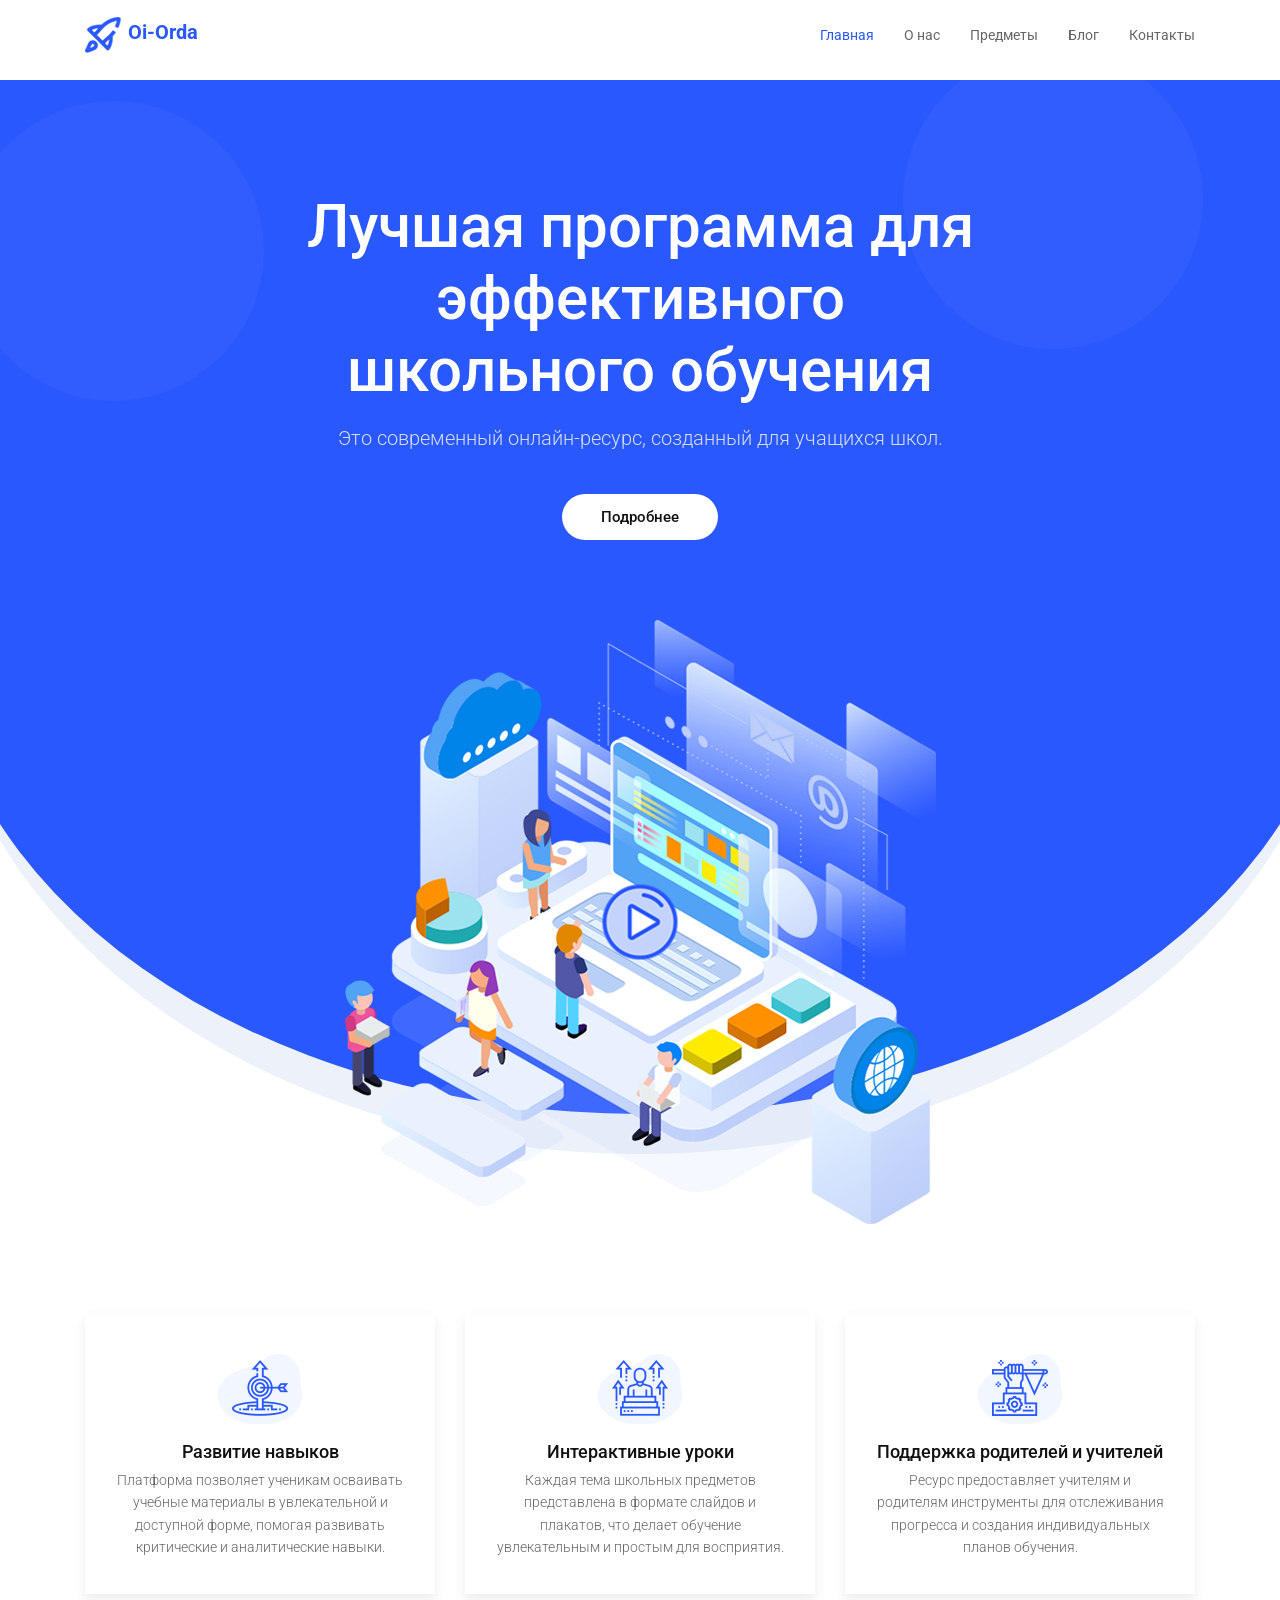
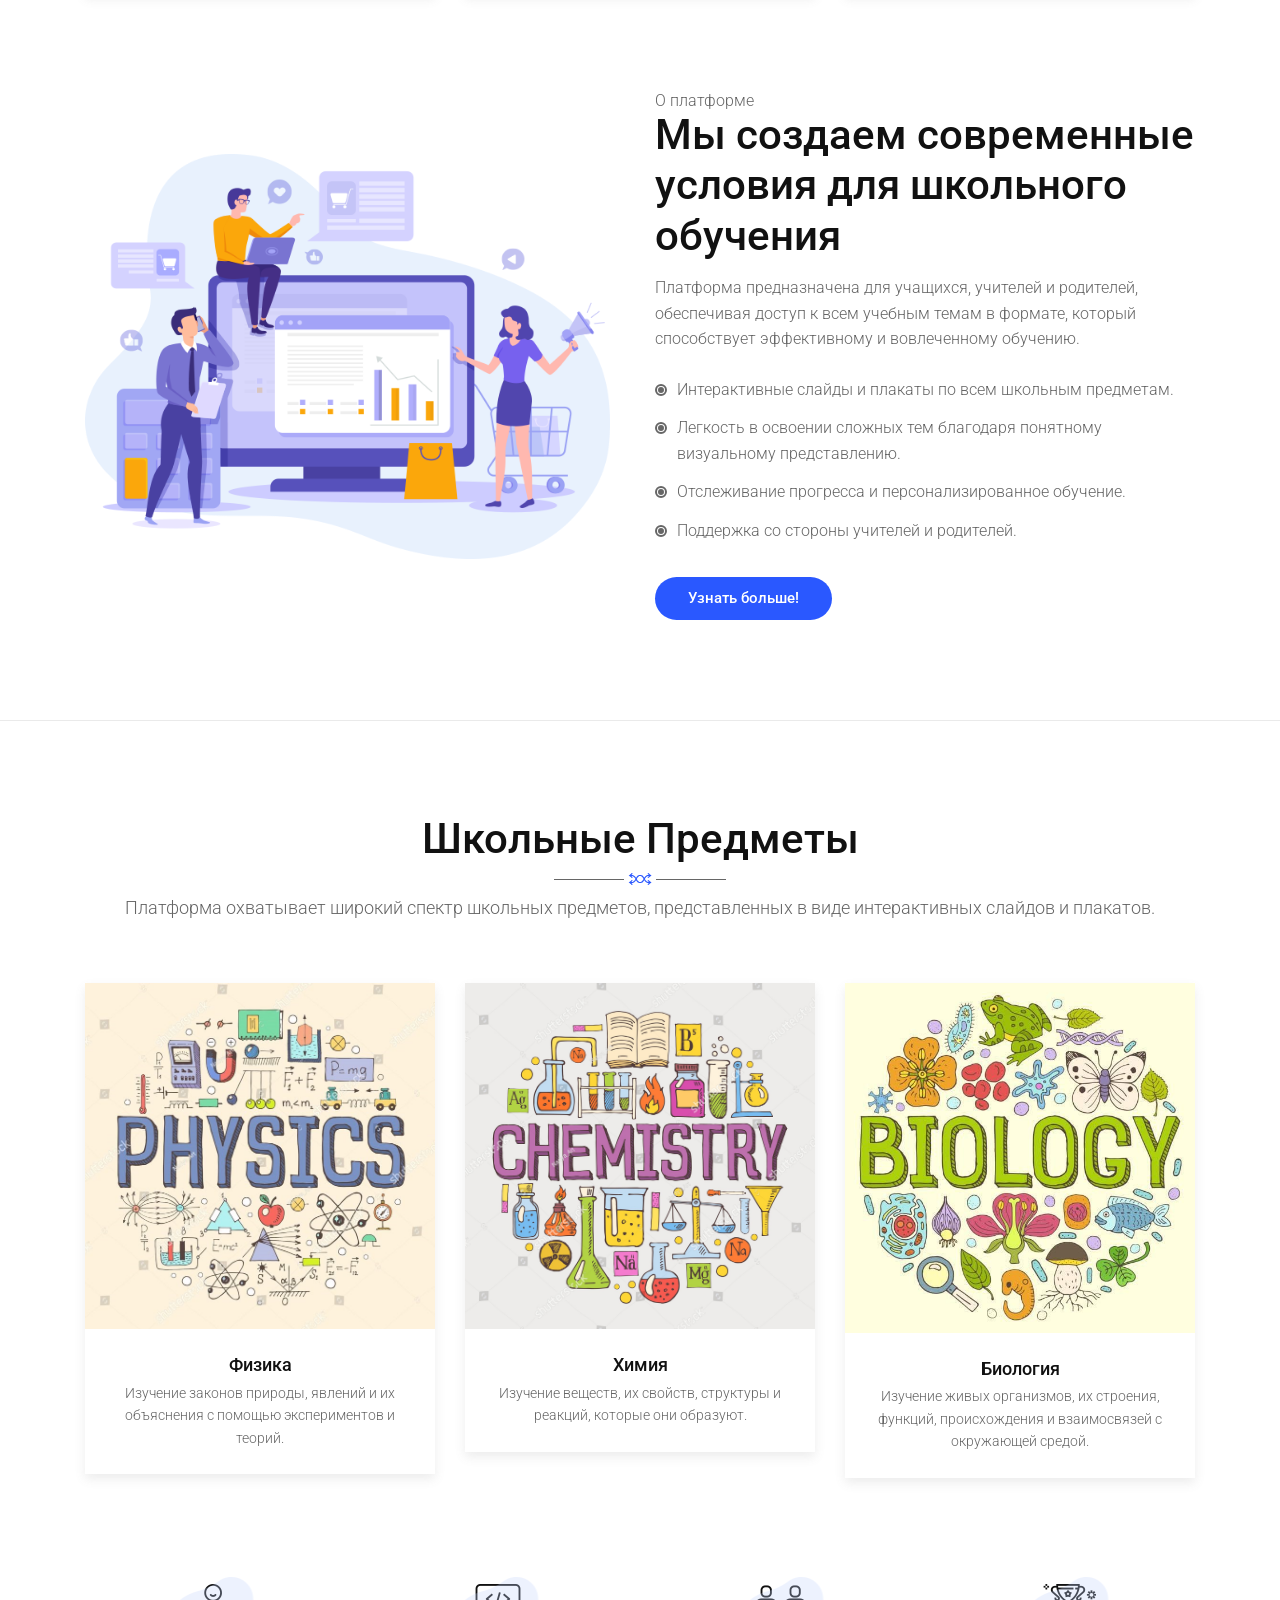
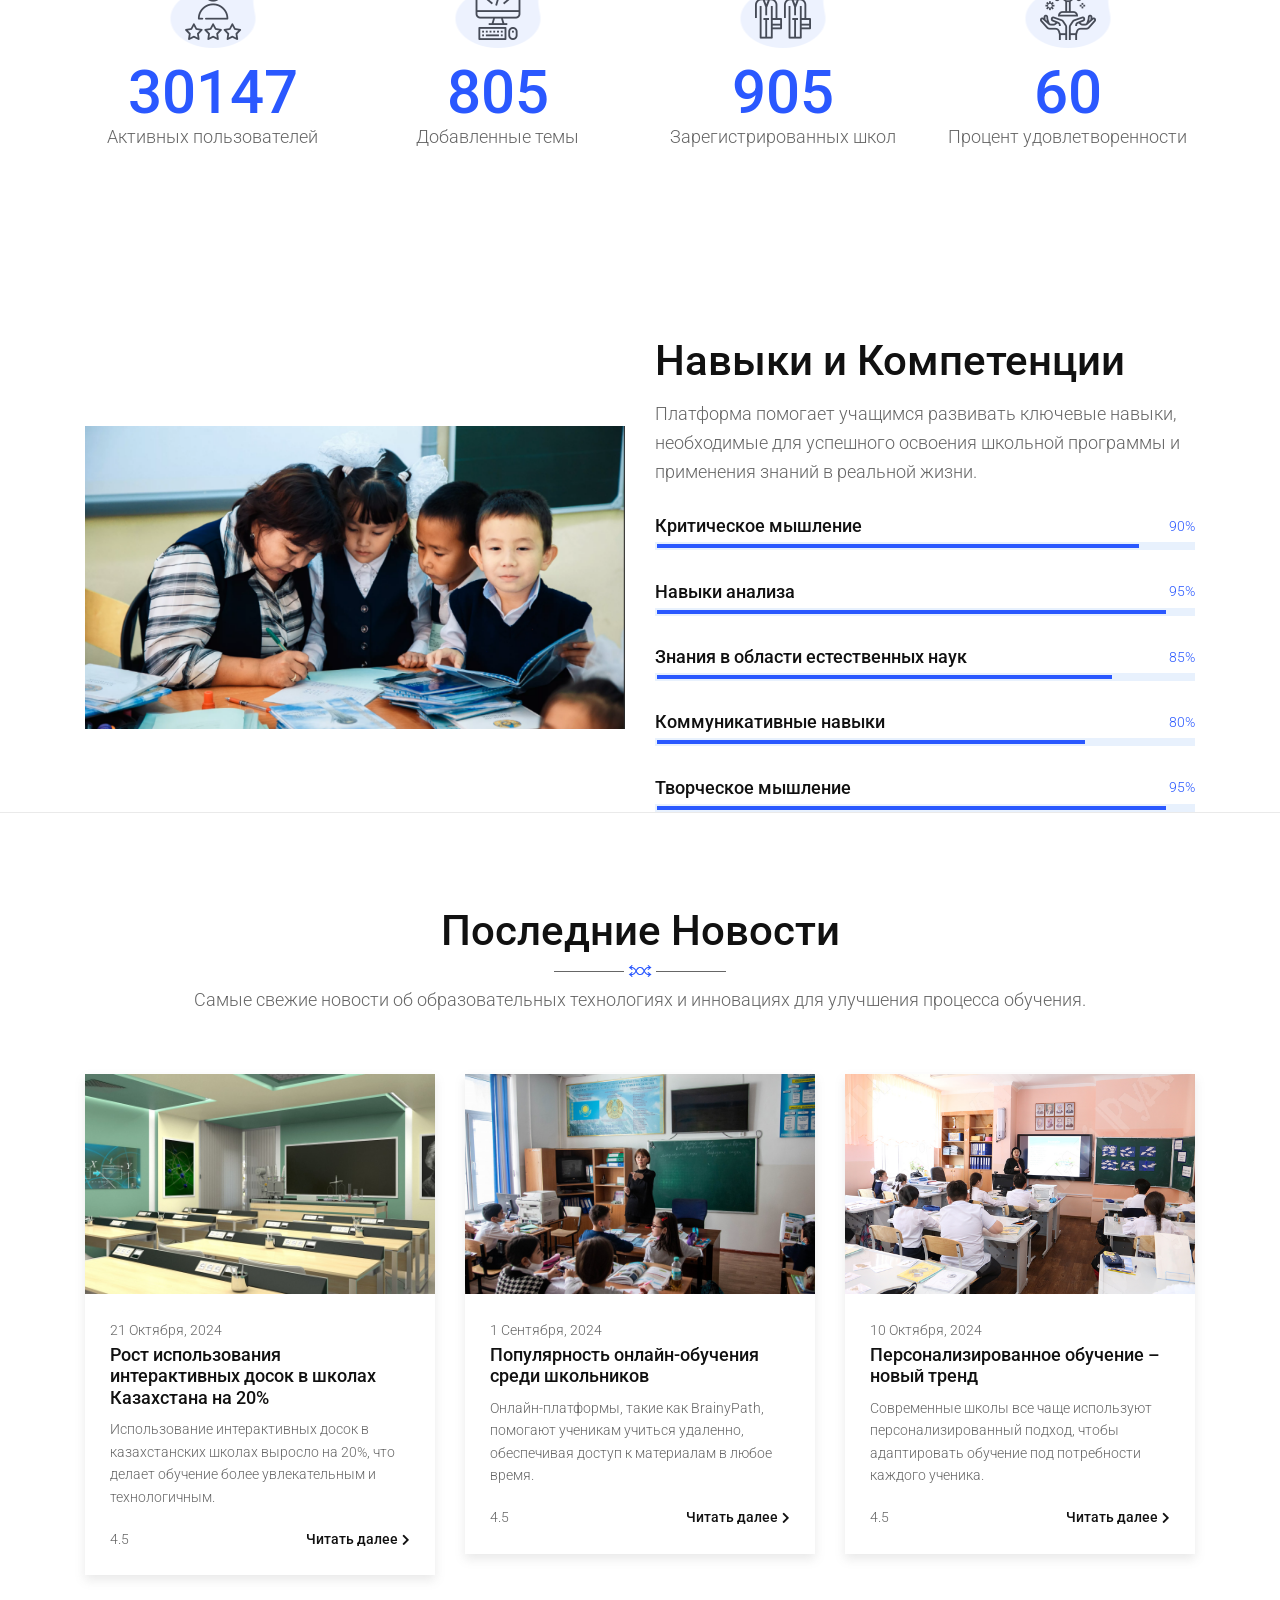
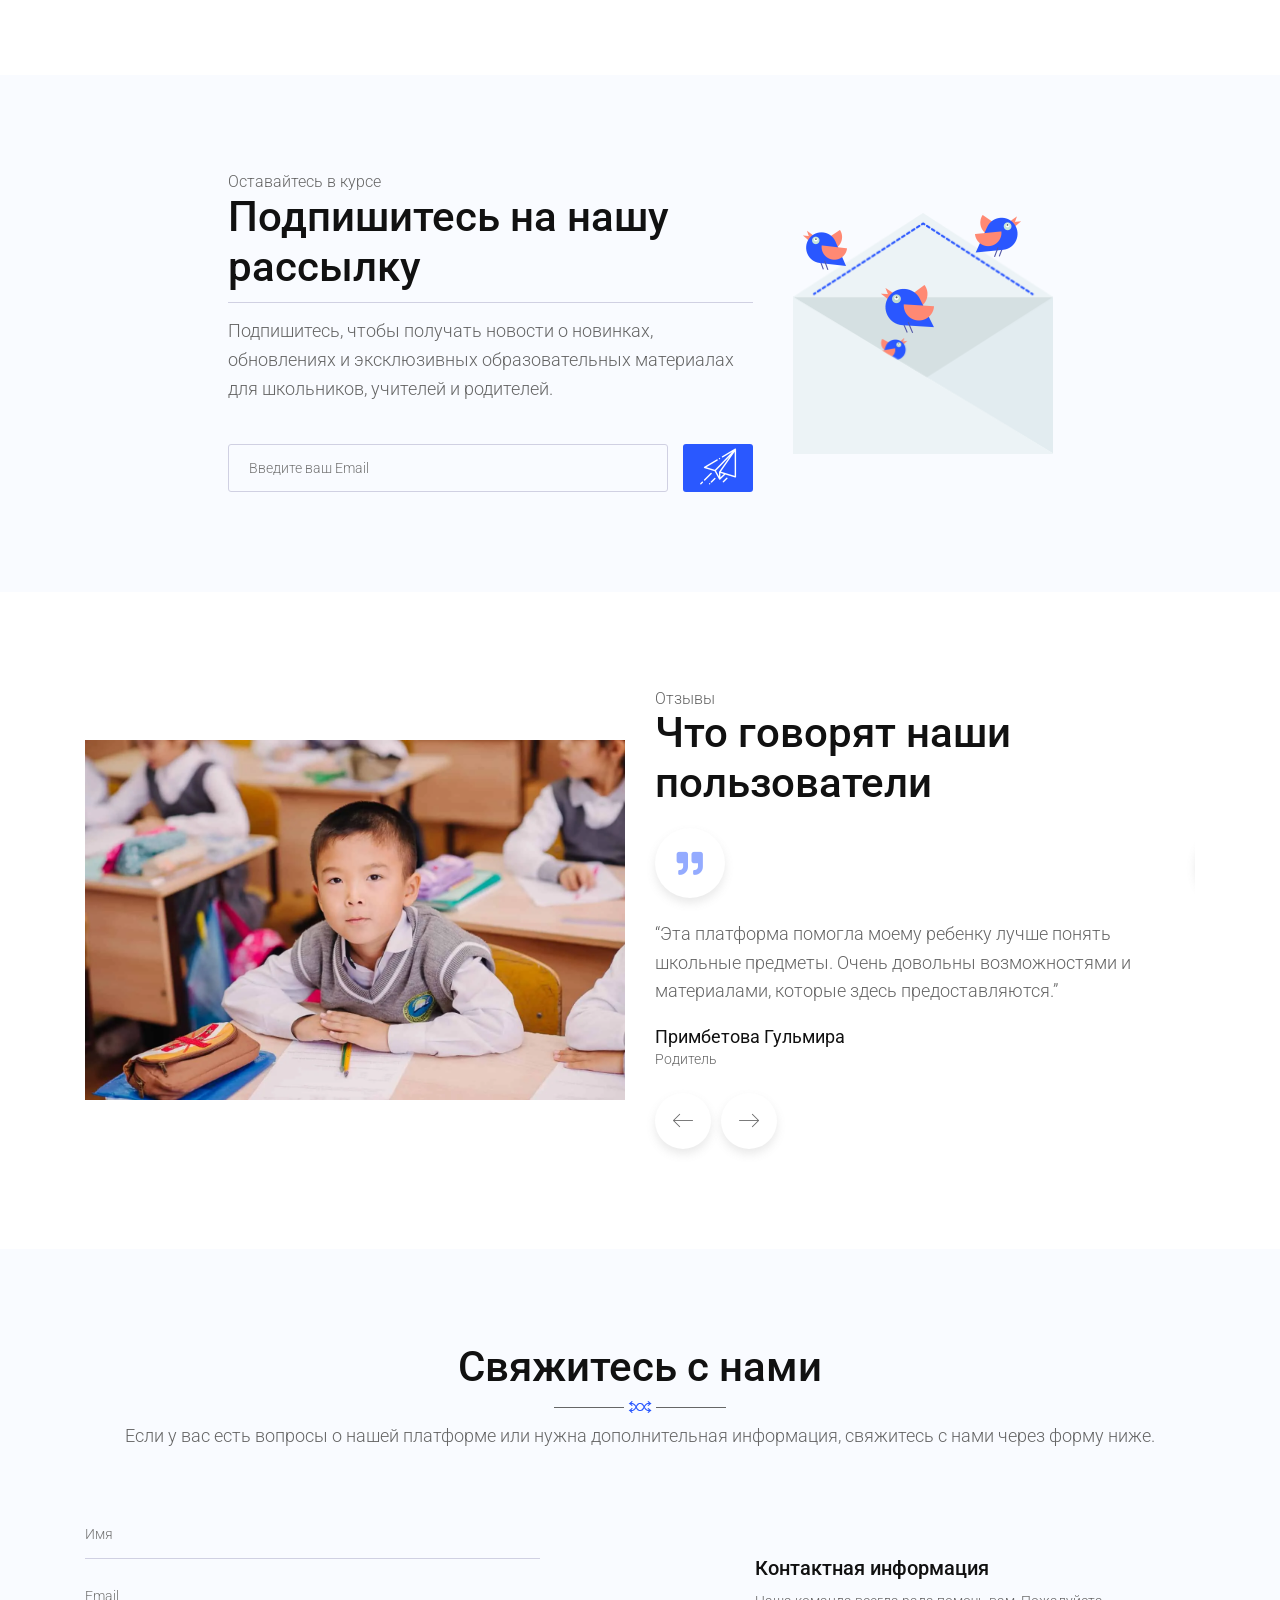
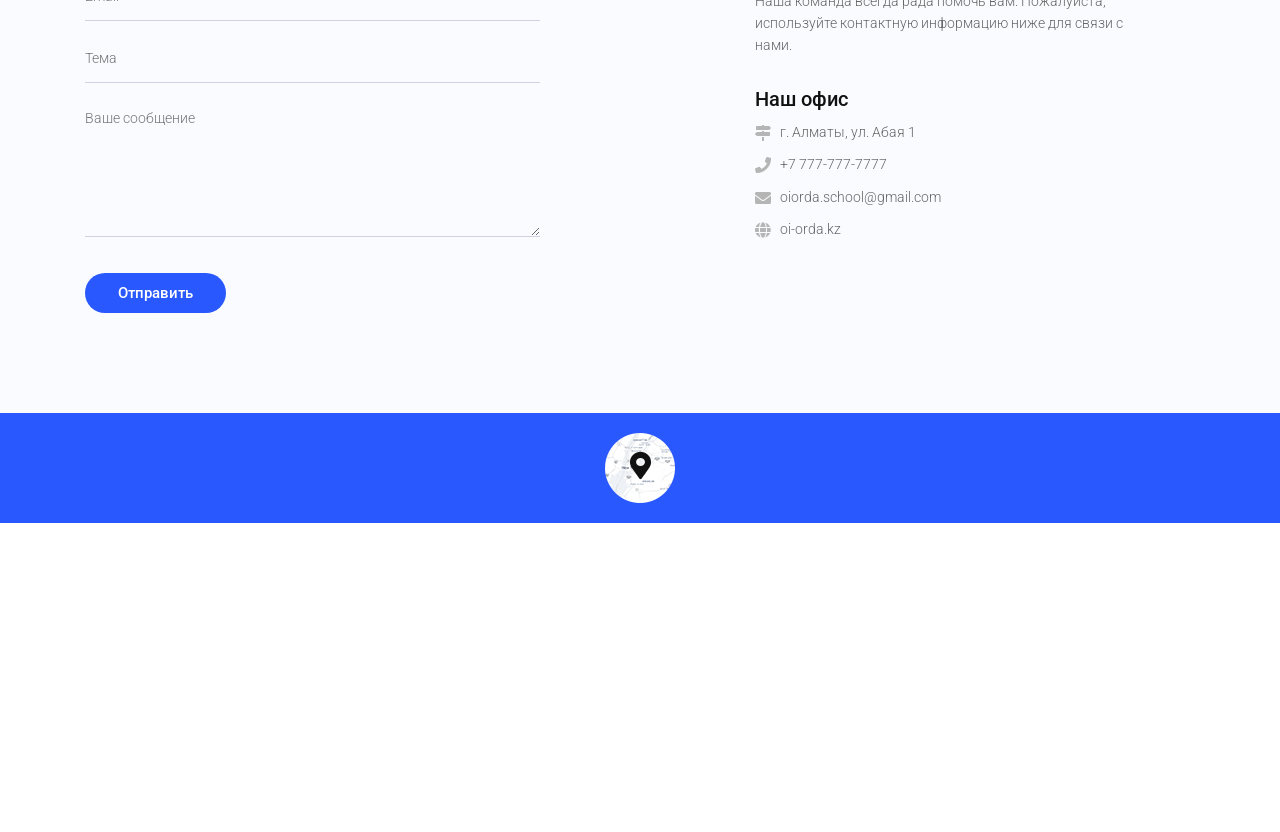
<file: home.html>
<!DOCTYPE html>
<html class="no-js" lang="en">
<head>
  <!-- Meta Tags -->
  <meta charset="utf-8" />
  <meta http-equiv="x-ua-compatible" content="ie=edge" />
  <meta name="viewport" content="width=device-width, initial-scale=1" />
  <meta name="author" content="laralink" />
  <meta name="description" content="" />
  <meta name="keywords" content="" />
  <!-- Page Title -->
  <title>Oi-orda</title>
  <!-- Favicon Icon -->
  <link rel="icon" href="assets/img/blue-img/logo1.png" />
  <!-- Stylesheets -->
  <link rel="stylesheet" href="assets/css/bootstrap.min.css" />
  <link rel="stylesheet" href="assets/css/owlCarousel.min.css" />
  <link rel="stylesheet" href="assets/css/fontawesome.min.css" />
  <link rel="stylesheet" href="assets/css/flaticon.css" />
  <link rel="stylesheet" href="assets/css/animate.css" />
  <link rel="stylesheet" href="assets/css/style.css" />
</head>

<body class="st-blue-color">
  <div id="st-preloader">
    <div class="st-preloader-wave"></div>
    <div class="st-preloader-wave"></div>
    <div class="st-preloader-wave"></div>
    <div class="st-preloader-wave"></div>
    <div class="st-preloader-wave"></div>
  </div>
  <div class="st-height-80"></div>
  <header class="st-header st-solid-header st-style1 st-sticky-menu">
    <div class="st-main-header">
      <div class="container">
        <div class="st-main-header-in">
          <div class="st-site-branding">
            <a href="#" class="st-logo-link"><img src="assets/img/blue-img/logo.png" alt="demo"></a>
            <a href="#" class="st-site-title" style="color: #2a58ff">Oi-Orda</a>
          </div>
          <div class="st-nav-wrap st-fade-down">
            <div class="st-nav-toggle st-style1">
              <span></span>
              <span></span>
              <span></span>
              <span></span>
              <span></span>
              <span></span>
            </div>
            <nav class="st-nav st-desktop-nav">
              <ul class="st-nav-list onepage-nav">
                <li><a href="#home" class="smooth-scroll">Главная</a></li>
                <li><a href="#about" class="smooth-scroll">О нас</a></li>
                <li><a href="#service" class="smooth-scroll">Предметы</a></li>
                <li><a href="#blog" class="smooth-scroll">Блог</a></li>
                <li><a href="#contact" class="smooth-scroll">Контакты</a></li>
              </ul>
            </nav><!-- .st-nav -->
          </div><!-- .st-nav-wrap -->
        </div>
      </div>
    </div>
  </header>

  <div class="st-content">
    <!-- Start Hero Slider -->
    <div class="st-hero-slide st-style2 st-type2" id="home">
      <div class="container">
        <div class="st-hero-text st-style1 st-color1 text-center">
          <h1 class="st-hero-title">Лучшая программа для <br/>эффективного <br/> школьного обучения</h1>
          <div class="st-hero-subtitle">
            Это современный онлайн-ресурс, созданный для учащихся школ.
          </div>
          <div class="st-btn-group st-style1 st-flex">
            <a href="#" class="st-btn st-style1 st-color1">Подробнее</a>
          </div>
        </div>
      </div>
      <div class="st-hero-img2">
        <img src="assets/img/light-img/img_3.png" alt="demo">
        <a href="" class="st-video-btn st-video-open">
          <span class="st-video-btn-icon"><img src="assets/img/blue-img/video-icon.png" alt="Oi-Orda"></span>
          <div class="tfvideo-button">
              <span class="tfvideo-animaiton"><span></span></span>
          </div>
        </a>
      </div>
      <div class="st-circla-animation">
        <div class="st-circle st-circle-first"></div>
        <div class="st-circle st-circle-second"></div>
      </div>
      <!-- <div class="st-wave-wrap">
        <div class="st-wave st-wave-first">
          <div class="st-wave-in" style="background-image: url(assets/img/light-img/shape1.png);"></div>
        </div>
        <div class="st-wave st-wave-second">
          <div class="st-wave-in" style="background-image: url(assets/img/light-img/shape1.png);"></div>
        </div>
      </div> -->
    </div>
    <!-- End Hero Slider -->
    <!-- Start Icon Box -->
    <section class="st-section-top">
      <div class="container">
        <div class="row">
          <div class="col-lg-4">
            <div class="st-iconbox st-style1 text-center wow fadeInUp" data-wow-duration="0.8s" data-wow-delay="0.2s">
              <div class="st-iconbox-icon">
                <i class="flaticon-focus"></i>
              </div>
              <h3 class="st-iconbox-title">Развитие навыков</h3>
              <div class="st-iconbox-text">
                Платформа позволяет ученикам осваивать учебные материалы в увлекательной и доступной форме, помогая развивать критические и аналитические навыки.
              </div>
            </div>
          </div>
          <div class="col-lg-4">
            <div class="st-iconbox st-style1 text-center wow fadeInUp" data-wow-duration="0.8s" data-wow-delay="0.3s">
              <div class="st-iconbox-icon">
                <i class="flaticon-career"></i>
              </div>
              <h3 class="st-iconbox-title">Интерактивные уроки</h3>
              <div class="st-iconbox-text">
                Каждая тема школьных предметов представлена в формате слайдов и плакатов, что делает обучение увлекательным и простым для восприятия.
              </div>
            </div>
          </div>
          <div class="col-lg-4">
            <div class="st-iconbox st-style1 text-center wow fadeInUp" data-wow-duration="0.8s" data-wow-delay="0.4s">
              <div class="st-iconbox-icon">
                <i class="flaticon-career-1"></i>
              </div>
              <h3 class="st-iconbox-title">Поддержка родителей и учителей</h3>
              <div class="st-iconbox-text">
                Ресурс предоставляет учителям и родителям инструменты для отслеживания прогресса и создания индивидуальных планов обучения.
              </div>
            </div>
          </div>
        </div>
      </div>
    </section>

    <!-- Start About Section -->
    <div class="st-about-wrap st-section" id="about">
      <div class="container">
        <div class="row">
          <div class="col-lg-6">
            <div class="st-vertical-middle">
              <div class="st-vertical-middle-in">
                <div class="st-about-img wow fadeInLeft" data-wow-duration="0.8s" data-wow-delay="0.2s">
                  <img src="assets/img/light-img/about-img1.png" alt="Эффективное обучение">
                </div>
              </div>
            </div>
          </div>
          <div class="col-lg-6">
            <div class="st-section-heading st-style1">
              <h3>О платформе</h3>
              <h2>Мы создаем современные условия для школьного обучения</h2>
            </div>
            <div class="st-about-text">
              <p>Платформа предназначена для учащихся, учителей и родителей, обеспечивая доступ к всем учебным темам в формате, который способствует эффективному и вовлеченному обучению.</p>
              <ul class="tr-list">
                <li>Интерактивные слайды и плакаты по всем школьным предметам.</li>
                <li>Легкость в освоении сложных тем благодаря понятному визуальному представлению.</li>
                <li>Отслеживание прогресса и персонализированное обучение.</li>
                <li>Поддержка со стороны учителей и родителей.</li>
              </ul>
              <a href="#" class="st-btn st-style1 st-size1 st-color2">Узнать больше!</a>
            </div>
          </div>
        </div>
      </div>
    </div>
    <!-- End About Section -->
    <hr>
    <!-- Start Service Section -->
    <section class="st-service-section st-section-top" id="service">
      <div class="container">
        <div class="st-section-heading st-style2 text-center">
          <h2>Школьные Предметы</h2>
          <div class="st-seperator">
            <div class="st-seperator-left-bar wow fadeInLeft" data-wow-duration="1s" data-wow-delay="0.2s"></div>
            <img src="assets/img/light-img/seperator-icon1.png" alt="separator-icon" class="st-seperator-icon">
            <div class="st-seperator-right-bar wow fadeInRight" data-wow-duration="1s" data-wow-delay="0.2s"></div>
          </div>
          <p>Платформа охватывает широкий спектр школьных предметов, представленных в виде интерактивных слайдов и плакатов.</p>
        </div>
      </div>
      <div class="st-owl-controler3-hover">
        <div class="container">
          <div class="st-service-carousel owl-carousel st-style2 st-owl-controler3">

            <div class="st-image-box st-style1 text-center wow fadeIn" data-wow-duration="0.8s" data-wow-delay="0.2s">
              <a href="#" class="st-image"><img src="assets/img/light-img/физика.jpg" alt="Физика"></a>
              <div class="st-image-box-info">
                <h3 class="st-image-box-title"><a href="#">Физика</a></h3>
                <div class="st-image-box-text">Изучение законов природы, явлений и их объяснения с помощью экспериментов и теорий.</div>
              </div>
            </div>

            <div class="st-image-box st-style1 text-center wow fadeIn" data-wow-duration="0.8s" data-wow-delay="0.25s">
              <a href="#" class="st-image"><img src="assets/img/light-img/chemistry.jpg" alt="Химия"></a>
              <div class="st-image-box-info">
                <h3 class="st-image-box-title"><a href="#">Химия</a></h3>
                <div class="st-image-box-text">Изучение веществ, их свойств, структуры и реакций, которые они образуют.</div>
              </div>
            </div>

            <div class="st-image-box st-style1 text-center wow fadeIn" data-wow-duration="0.8s" data-wow-delay="0.3s">
              <a href="#" class="st-image"><img src="assets/img/light-img/биология.jpg" alt="Биология"></a>
              <div class="st-image-box-info">
                <h3 class="st-image-box-title"><a href="#">Биология</a></h3>
                <div class="st-image-box-text">Изучение живых организмов, их строения, функций, происхождения и взаимосвязей с окружающей средой.</div>
              </div>
            </div>

            <div class="st-image-box st-style1 text-center wow fadeIn" data-wow-duration="0.8s" data-wow-delay="0.35s">
              <a href="#" class="st-image"><img src="assets/img/light-img/math.jpg" alt="Математика"></a>
              <div class="st-image-box-info">
                <h3 class="st-image-box-title"><a href="#">Математика</a></h3>
                <div class="st-image-box-text">Формирование аналитических навыков через изучение чисел, формул и логических задач.</div>
              </div>
            </div>

            <div class="st-image-box st-style1 text-center wow fadeIn" data-wow-duration="0.8s" data-wow-delay="0.4s">
              <a href="#" class="st-image"><img src="assets/img/light-img/literature.jpg" alt="История"></a>
              <div class="st-image-box-info">
                <h3 class="st-image-box-title"><a href="#">История</a></h3>
                <div class="st-image-box-text">Понимание прошлого человечества через изучение событий, культур и обществ.</div>
              </div>
            </div>

          </div>
        </div>
      </div>
    </section>
    <!-- End Service Section -->
    <!-- Start Fun Fact Section -->
    <div class="st-funfact-wrap st-section">
      <div class="container">
        <div class="row">
          <div class="col-lg-3 col-sm-6">
            <div class="st-funfact text-center wow fadeInUp" data-wow-duration="0.8s" data-wow-delay="0.2s">
              <div class="st-funfact-icon"><i class="flaticon-rate"></i></div>
              <h2 class="st-funfact-number st-counter">50000</h2>
              <h3 class="st-funfact-title">Активных пользователей</h3>
            </div>
          </div>
          <div class="col-lg-3 col-sm-6">
            <div class="st-funfact text-center wow fadeInUp" data-wow-duration="0.8s" data-wow-delay="0.25s">
              <div class="st-funfact-icon"><i class="flaticon-code"></i></div>
              <h2 class="st-funfact-number st-counter">1334</h2>
              <h3 class="st-funfact-title">Добавленные темы</h3>
            </div>
          </div>
          <div class="col-lg-3 col-sm-6">
            <div class="st-funfact text-center wow fadeInUp" data-wow-duration="0.8s" data-wow-delay="0.3s">
              <div class="st-funfact-icon"><i class="flaticon-laptop"></i></div>
              <h2 class="st-funfact-number st-counter">1500</h2>
              <h3 class="st-funfact-title">Зарегистрированных школ</h3>
            </div>
          </div>
          <div class="col-lg-3 col-sm-6">
            <div class="st-funfact text-center wow fadeInUp" data-wow-duration="0.8s" data-wow-delay="0.35s">
              <div class="st-funfact-icon"><i class="flaticon-win"></i></div>
              <h2 class="st-funfact-number st-counter">99%</h2>
              <h3 class="st-funfact-title">Процент удовлетворенности</h3>
            </div>
          </div>
        </div>
      </div>
    </div>
    <!-- End Fun Fact Section -->
    <!-- Start Skill Section -->
    <section class="st-skill-wrap st-section-top">
      <div class="container">
        <div class="row">
          <div class="col-lg-6">
            <div class="st-vertical-middle">
              <div class="st-vertical-middle-in wow fadeInLeft" data-wow-duration="0.8s" data-wow-delay="0.2s">
                <div class="st-skill-img text-center">
                  <img src="assets/img/light-img/учеба1.png" alt="Образовательные навыки">
                </div>
              </div>
            </div>
          </div>
          <div class="col-lg-6">
            <div class="st-section-heading st-style2 st-type2">
              <h2>Навыки и Компетенции</h2>
              <p>Платформа помогает учащимся развивать ключевые навыки, необходимые для успешного освоения школьной программы и применения знаний в реальной жизни.</p>
            </div>
            <div class="st-progressbar-wrap">

              <div class="st-single-progressbar">
                <div class="st-progressbar-meta">
                  <h3 class="st-progressbar-title">Критическое мышление</h3>
                  <div class="st-progressbar-percentage">90%</div>
                </div>
                <div class="st-progressbar" data-progress-percentage="90">
                  <div class="st-progressbar-in wow fadeInLeft" data-wow-duration="1.5s" data-wow-delay="0.5s"></div>
                </div>
              </div>

              <div class="st-single-progressbar">
                <div class="st-progressbar-meta">
                  <h3 class="st-progressbar-title">Навыки анализа</h3>
                  <div class="st-progressbar-percentage">95%</div>
                </div>
                <div class="st-progressbar" data-progress-percentage="95">
                  <div class="st-progressbar-in wow fadeInLeft" data-wow-duration="1.5s" data-wow-delay="0.5s"></div>
                </div>
              </div>

              <div class="st-single-progressbar">
                <div class="st-progressbar-meta">
                  <h3 class="st-progressbar-title">Знания в области естественных наук</h3>
                  <div class="st-progressbar-percentage">85%</div>
                </div>
                <div class="st-progressbar" data-progress-percentage="85">
                  <div class="st-progressbar-in wow fadeInLeft" data-wow-duration="1.5s" data-wow-delay="0.5s"></div>
                </div>
              </div>

              <div class="st-single-progressbar">
                <div class="st-progressbar-meta">
                  <h3 class="st-progressbar-title">Коммуникативные навыки</h3>
                  <div class="st-progressbar-percentage">80%</div>
                </div>
                <div class="st-progressbar" data-progress-percentage="80">
                  <div class="st-progressbar-in wow fadeInLeft" data-wow-duration="1.5s" data-wow-delay="0.5s"></div>
                </div>
              </div>

              <div class="st-single-progressbar">
                <div class="st-progressbar-meta">
                  <h3 class="st-progressbar-title">Творческое мышление</h3>
                  <div class="st-progressbar-percentage">95%</div>
                </div>
                <div class="st-progressbar" data-progress-percentage="95">
                  <div class="st-progressbar-in wow fadeInLeft" data-wow-duration="1.5s" data-wow-delay="0.5s"></div>
                </div>
              </div>

            </div>
          </div>
        </div>
      </div>
    </section>
    <!-- End Skill Section -->
    <hr>
    <!-- Start Blog Section -->
    <section class="st-blog-wrap st-section" id="blog">
      <div class="container">
        <div class="st-section-heading st-style2 text-center">
          <h2>Последние Новости</h2>
          <div class="st-seperator">
            <div class="st-seperator-left-bar wow fadeInLeft" data-wow-duration="1s" data-wow-delay="0.2s"></div>
            <img src="assets/img/light-img/seperator-icon1.png" alt="separator-icon" class="st-seperator-icon">
            <div class="st-seperator-right-bar wow fadeInRight" data-wow-duration="1s" data-wow-delay="0.2s"></div>
          </div>
          <p>Самые свежие новости об образовательных технологиях и инновациях для улучшения процесса обучения.</p>
        </div>
      </div>
      <div class="container">
        <div class="row">

          <div class="col-lg-4">
            <div class="st-blog st-style1 wow fadeInUp" data-wow-duration="0.8s" data-wow-delay="0.2s">
              <div class="st-zoom">
                <a href="#" class="st-blog-thumb st-bg st-zoom-in" data-src="assets/img/light-img/доска.jpg"></a>
              </div>
              <div class="st-blog-info">
                <div class="st-blog-label">21 Октября, 2024</div>
                <h2 class="st-blog-title"><a href="#">Рост использования интерактивных досок в школах Казахстана на 20%</a></h2>
                <div class="st-blog-text">Использование интерактивных досок в казахстанских школах выросло на 20%, что делает обучение более увлекательным и технологичным.</div>
                <div class="st-blog-meta">
                  <div class="st-blog-meta-left"><span class="st-rating">4.5</span></div>
                  <div class="st-blog-meta-right"><a href="#" class="st-blog-btn">Читать далее <i class="fas fa-chevron-right"></i></a></div>
                </div>
              </div>
            </div>
          </div>

          <div class="col-lg-4">
            <div class="st-blog st-style1 wow fadeInUp" data-wow-duration="0.8s" data-wow-delay="0.3s">
              <div class="st-zoom">
                <a href="#" class="st-blog-thumb st-bg st-zoom-in" data-src="assets/img/light-img/учеба2.jpeg"></a>
              </div>
              <div class="st-blog-info">
                <div class="st-blog-label">1 Сентября, 2024</div>
                <h2 class="st-blog-title"><a href="#">Популярность онлайн-обучения среди школьников</a></h2>
                <div class="st-blog-text">Онлайн-платформы, такие как BrainyPath, помогают ученикам учиться удаленно, обеспечивая доступ к материалам в любое время.</div>
                <div class="st-blog-meta">
                  <div class="st-blog-meta-left"><span class="st-rating">4.5</span></div>
                  <div class="st-blog-meta-right"><a href="#" class="st-blog-btn">Читать далее <i class="fas fa-chevron-right"></i></a></div>
                </div>
              </div>
            </div>
          </div>

          <div class="col-lg-4">
            <div class="st-blog st-style1 wow fadeInUp" data-wow-duration="0.8s" data-wow-delay="0.3s">
              <div class="st-zoom">
                <a href="#" class="st-blog-thumb st-bg st-zoom-in" data-src="assets/img/light-img/img_6074.jpg"></a>
              </div>
              <div class="st-blog-info">
                <div class="st-blog-label">10 Октября, 2024</div>
                <h2 class="st-blog-title"><a href="#">Персонализированное обучение – новый тренд</a></h2>
                <div class="st-blog-text">Современные школы все чаще используют персонализированный подход, чтобы адаптировать обучение под потребности каждого ученика.</div>
                <div class="st-blog-meta">
                  <div class="st-blog-meta-left"><span class="st-rating">4.5</span></div>
                  <div class="st-blog-meta-right"><a href="#" class="st-blog-btn">Читать далее <i class="fas fa-chevron-right"></i></a></div>
                </div>
              </div>
            </div>
          </div>

        </div>
      </div>
    </section>
    <!-- End Blog Section -->
    <!-- Start Newsletter Section -->
    <section class="st-section st-gray-bg">
      <div class="container">
        <div class="row">
          <div class="col-lg-12">
            <div class="st-newsletter-wrap">
              <div class="st-left-newsletter">
                <div class="st-section-heading st-style1 st-type1">
                  <h3>Оставайтесь в курсе</h3>
                  <h2>Подпишитесь на нашу рассылку</h2>
                </div>
                <div class="st-newsletter">
                  <div class="st-newsletter-text">Подпишитесь, чтобы получать новости о новинках, обновлениях и эксклюзивных образовательных материалах для школьников, учителей и родителей.</div>
                  <form class="mailchimp st-subscribe-form" action="https://storerepublic.us12.list-manage.com/subscribe/post?u=d227d8d335060b093084903d0&amp;id=9ba078ceb0">
                    <input type="email" name="subscribe" id="subscriber-email" placeholder="Введите ваш Email">
                    <button type="submit" id="subscribe-button" class="st-newsletter-btn"><i class="flaticon-plane"></i></button>
                    <!-- SUBSCRIPTION SUCCESSFUL OR ERROR MESSAGES -->
                    <h5 class="subscription-success">Подписка успешна!</h5>
                    <h5 class="subscription-error">Ошибка подписки, попробуйте еще раз.</h5>
                    <label class="subscription-label" for="subscriber-email"></label>
                  </form>
                </div>
              </div>
              <div class="st-right-newsletter">
                <div class="st-newsletter-img wow fadeInRight" data-wow-duration="0.8s" data-wow-delay="0.2s">
                  <img src="assets/img/blue-img/news-letter-img.png" alt="demo">
                  <div class="st-bard-animation">
                    <div class="st-bard-animation1"><img src="assets/img/blue-img/bard1.png" alt="demo"></div>
                    <div class="st-bard-animation2"><img src="assets/img/blue-img/bard2.png" alt="demo"></div>
                    <div class="st-bard-animation3"><img src="assets/img/blue-img/bard3.png" alt="demo"></div>
                  </div>
                </div>
              </div>
            </div>
          </div>
        </div>
      </div>
    </section>
    <!-- End Newsletter Section -->

    <!-- Start Testimonial Section -->
    <section class="st-testimonial-wrap st-section">
      <div class="container">
        <div class="row">
          <div class="col-lg-6">
            <div class="st-testimonial-right-img st-flex wow fadeInLeft" data-wow-duration="0.8s" data-wow-delay="0.2s">
              <img src="assets/img/light-img/школьник2.webp" alt="demo">
            </div>
          </div>
          <div class="col-lg-6">
            <div class="st-vertical-middle">
              <div class="st-vertical-middle-in">
                <div class="st-section-heading st-style1">
                  <h3>Отзывы</h3>
                  <h2>Что говорят наши пользователи</h2>
                </div>
                <div class="st-testimonial-slider owl-carousel st-owl-controler4">
                  <div class="st-single-testimonial">
                    <div class="st-testimonial-quote st-flex"><i class="fas fa-quote-right"></i></div>
                    <div class="st-testimonial-text">“Эта платформа помогла моему ребенку лучше понять школьные предметы. Очень довольны возможностями и материалами, которые здесь предоставляются.”</div>
                    <div class="st-testimonial-meta">
                      <h3>Примбетова Гульмира</h3>
                      <p>Родитель</p>
                    </div>
                  </div>
                  <div class="st-single-testimonial">
                    <div class="st-testimonial-quote st-flex"><i class="fas fa-quote-right"></i></div>
                    <div class="st-testimonial-text">“Использую эту платформу для занятий с учениками – интерактивные материалы и удобный интерфейс значительно облегчают подготовку к урокам.”</div>
                    <div class="st-testimonial-meta">
                      <h3>Сауле Токсановна</h3>
                      <p>Учитель</p>
                    </div>
                  </div>
                </div>
              </div>
            </div>
          </div>
        </div>
      </div>
    </section>
    <!-- End Testimonial Section -->

    <!-- Start Contact Section -->
    <section class="st-contact-wrap st-gray-bg st-section" id="contact">
      <div class="container">
        <div class="st-section-heading st-style2 text-center">
          <h2>Свяжитесь с нами</h2>
          <div class="st-seperator">
            <div class="st-seperator-left-bar wow fadeInLeft" data-wow-duration="1s" data-wow-delay="0.2s"></div>
            <img src="assets/img/light-img/seperator-icon1.png" alt="separator-icon" class="st-seperator-icon">
            <div class="st-seperator-right-bar wow fadeInRight" data-wow-duration="1s" data-wow-delay="0.2s"></div>
          </div>
          <p>Если у вас есть вопросы о нашей платформе или нужна дополнительная информация, свяжитесь с нами через форму ниже.</p>
        </div>
      </div>
      <div class="container">
        <div class="row">
          <div class="col-lg-6">
            <div id="cf-msg"></div>
            <form action="assets/php/mail.php" method="post" class="st-contact-form" id="cf">
              <input type="text" placeholder="Имя" id="name" name="name">
              <input type="text" placeholder="Email" id="email" name="email">
              <input type="text" placeholder="Тема" id="subject" name="subject">
              <textarea cols="30" rows="10" placeholder="Ваше сообщение" id="msg" name="msg"></textarea>
              <button class="st-btn st-style1 st-size1 st-color2" type="submit" id="submit" name="submit">Отправить</button>
            </form>
          </div>
          <div class="col-lg-6">
            <div class="st-contact-info st-style1">
              <div class="st-contact-info-in">
                <h3 class="st-contact-info-title">Контактная информация</h3>
                <div class="st-contact-info-text">Наша команда всегда рада помочь вам. Пожалуйста, используйте контактную информацию ниже для связи с нами.</div>
                <h3 class="st-contact-info-title">Наш офис</h3>
                <ul>
                  <li><i class="fas fa-map-signs"></i>г. Алматы, ул. Абая 1</li>
                  <li><i class="fas fa-phone"></i>+7 777-777-7777</li>
                  <li><i class="fas fa-envelope"></i><a href="mailto:oiorda.school@gmail.com">oiorda.school@gmail.com</a></li>
                  <li><i class="fas fa-globe"></i><a href="#">oi-orda.kz</a></li>
                </ul>
              </div>
            </div>
          </div>
        </div>
      </div>
    </section>
    <!-- End Contact Section -->
    <!-- Start Map Section -->
    <div class="st-map-wrap">
      <div class="st-map-bar st-flex">
        <div class="st-map-bar-img">
          <img src="assets/img/light-img/map-icon-img.png" alt="Алматы">
          <div class="st-map-bar-icon"><i class="fas fa-map-marker-alt"></i></div>
        </div>
      </div>
      <div class="st-map-wrpa">
        <div class="st-google-map">
          <iframe src="https://www.google.com/maps/embed?pb=!1m18!1m12!1m3!1d117297.61483319643!2d76.85124869553594!3d43.256670032406356!2m3!1f0!2f0!3f0!3m2!1i1024!2i768!4f13.1!3m3!1m2!1s0x388369bc78e14dc5%3A0x8f1d5a5e01a84b9d!2z0JDQstGC0LXQvdC40Y8g0JvQtdC90LjQttCwLCA0MzAwMDA!5e0!3m2!1sru!2skz!4v1693564691004!5m2!1sru!2skz" allowfullscreen></iframe>
        </div>
      </div>
    </div>
    <!-- End Map Section -->
  </div>
  <!-- Start Footer Seciton -->
  <footer class="st-site-footer st-style1 st-sticky-footer">
    <div class="st-main-footer text-center">
      <div class="container">
        <div class="st-footer-logo">
          <img src="assets/img/blue-img/footer-logo.png" alt="EduPlatform Logo">
        </div>
        <div class="st-footer-text">Наша миссия — предоставить доступ к качественным образовательным ресурсам для школьников, учителей и родителей.<br>
          Образование для всех, всегда и везде.</div>
        <div class="st-footer-social">
          <ul class="st-footer-social-btn st-flex st-mp0">
            <li><a href="#"><i class="fab fa-facebook-f"></i></a></li>
            <li><a href="#"><i class="fab fa-twitter"></i></a></li>
            <li><a href="#"><i class="fab fa-telegram-plane"></i></a></li>
            <li><a href="#"><i class="fab fa-instagram"></i></a></li>
          </ul>
        </div>
      </div>
    </div>
    <div class="st-copyright text-center">
      <div class="st-copyright-text">© OiOrda, 2024. Разработано <a href="#">Oi-Orda</a></div>
    </div>
  </footer>
  <!-- End Footer Seciton -->
  <!-- Start Video Popup -->
  <div class="st-video-popup">
    <div class="st-video-popup-overlay"></div>
    <div class="st-video-popup-content">
      <div class="st-video-popup-layer"></div>
      <div class="st-video-popup-container">
        <div class="st-video-popup-align">
          <div class="embed-responsive embed-responsive-16by9">
            <iframe class="embed-responsive-item" src="about:blank"></iframe>
          </div>
        </div>
        <div class="st-video-popup-close"></div>
      </div>
    </div>
  </div>

  <!-- End Video Popup -->
  <!-- Scripts -->
  <script src="assets/js/vendor/modernizr-3.5.0.min.js"></script>
  <script src="assets/js/vendor/jquery-1.12.4.min.js"></script>
  <script src="assets/js/mailchimp.min.js"></script>
  <script src="assets/js/owlCarousel.min.js"></script>
  <script src="assets/js/tamjid-counter.min.js"></script>
  <script src="assets/js/wow.min.js"></script>
  <script src="assets/js/isotope.pkg.min.js"></script>
  <script src="assets/js/main.js"></script>
</body>
</html>
</file>
<file: assets/css/flaticon.css>
/*
  	Flaticon icon font: Flaticon
  	Creation date: 02/05/2019 02:18
  	*/

@font-face {
  font-family: "Flaticon";
  src: url("../fonts/Flaticon.eot");
  src: url("../fonts/Flaticon.eot?#iefix") format("embedded-opentype"),
       url("../fonts/Flaticon.woff2") format("woff2"),
       url("../fonts/Flaticon.woff") format("woff"),
       url("../fonts/Flaticon.ttf") format("truetype");
  font-weight: normal;
  font-style: normal;
}

@media screen and (-webkit-min-device-pixel-ratio:0) {
  @font-face {
    font-family: "Flaticon";
    src: url("./Flaticon.svg#Flaticon") format("svg");
  }
}

[class^="flaticon-"]:before, [class*=" flaticon-"]:before,
[class^="flaticon-"]:after, [class*=" flaticon-"]:after {   
  font-family: Flaticon;
        font-size: inherit;
font-style: normal;
}
[class^="flaticon-"] {
  line-height: 1em;
}
.flaticon-focus:before { content: "\f100"; }
.flaticon-career:before { content: "\f101"; }
.flaticon-career-1:before { content: "\f102"; }
.flaticon-rate:before { content: "\f103"; }
.flaticon-code:before { content: "\f104"; }
.flaticon-laptop:before { content: "\f105"; }
.flaticon-win:before { content: "\f106"; }
.flaticon-plane:before { content: "\f107"; }
.flaticon-multimedia:before { content: "\f108"; }
.flaticon-left:before { content: "\f109"; }
.flaticon-right:before { content: "\f10a"; }
.flaticon-logout:before { content: "\f10b"; }
.flaticon-trophy:before { content: "\f10c"; }
.flaticon-pie-chart:before { content: "\f10d"; }
.flaticon-goal:before { content: "\f10e"; }
.flaticon-economic:before { content: "\f10f"; }
.flaticon-portfolio:before { content: "\f110"; }
.flaticon-agenda-1:before { content: "\f111"; }
.flaticon-agenda:before { content: "\f112"; }
.flaticon-add-to-cart:before { content: "\f113"; }
.flaticon-supermarket:before { content: "\f114"; }
.flaticon-worldwide:before { content: "\f115"; }
.flaticon-bookmark:before { content: "\f116"; }
.flaticon-security:before { content: "\f117"; }
.flaticon-development:before { content: "\f118"; }
.flaticon-screen:before { content: "\f119"; }
.flaticon-bullseye:before { content: "\f11a"; }
.flaticon-promotion:before { content: "\f11b"; }
.flaticon-economy:before { content: "\f11c"; }
.flaticon-development-1:before { content: "\f11d"; }
.flaticon-heart:before { content: "\f11e"; }
.flaticon-coding:before { content: "\f11f"; }
.flaticon-viral-marketing:before { content: "\f120"; }
.flaticon-sketch:before { content: "\f121"; }
.flaticon-skyline:before { content: "\f122"; }
.flaticon-employee:before { content: "\f123"; }
.flaticon-fork:before { content: "\f124"; }
.flaticon-doctor:before { content: "\f125"; }
.flaticon-work:before { content: "\f126"; }
.flaticon-growth:before { content: "\f127"; }
.flaticon-design:before { content: "\f128"; }
.flaticon-feature:before { content: "\f129"; }
.flaticon-recycle-sign:before { content: "\f12a"; }
.flaticon-balance:before { content: "\f12b"; }
</file>
<file: assets/css/style.css>
/*--------------------------------------------------------------
>> TABLE OF CONTENTS:
----------------------------------------------------------------
1. Typography
2. Default Style
3. Button Style
4. Header
5. Hero Style
6. Icon Box
7. Section Heading
8. About Section
9. Image Box
10. Fun Fact
11. Project
12. News Letter
13. Contact Form
14. Map Area
15. Progressbar
16. Team
17. CTA
18. Pricing Table
19. Blog
20. Testimonial
20. Site Footer
21. Start Page Title
22. Sidebar Widget
23. Isotope Style
24. Start Text Slider
25. Blog Details
26. Blue Color CSS
27. Dark Version Css

--------------------------------------------------------------*/
/*Google Fonts*/
@import url('https://fonts.googleapis.com/css2?family=Roboto:wght@300;400;500;700&display=swap');

/*Custom fonts*/

/*--------------------------------------------------------------
1. Typography
----------------------------------------------------------------*/

body,
html {
    color: #666;
    font-family: 'Roboto', sans-serif;
    font-size: 14px;
    font-weight: 300;
    line-height: 1.6em;
    overflow-x: hidden;
}

h1,
h2,
h3,
h4,
h3,
h6 {
    clear: both;
    color: #6262a0;
    padding: 0;
    margin: 0 0 10px 0;
    font-weight: 500;
    line-height: 1.2em;
}

h1 {
    font-size: 42px;
}

h2 {
    font-size: 34px;
}

h3 {
    font-size: 26px;
}

h4 {
    font-size: 22px;
}

h5 {
    font-size: 18px;
}

h6 {
    font-size: 15px;
}

p {
    margin-bottom: 12px;
}

ul {
    margin: 0 0 15px 0;
    padding-left: 15px;
    list-style: square outside none;
}

ol {
    padding-left: 15px;
    margin-bottom: 15px;
}

dfn,
cite,
em,
i {
    font-style: italic;
}

blockquote {
    margin: 0 15px;
}

address {
    margin: 0 0 15px;
}

img {
    border: 0;
    max-width: 100%;
    height: auto;
}

a {
    color: inherit;
    -webkit-transition: all 0.3s ease;
    -o-transition: all 0.3s ease;
    transition: all 0.3s ease;
}

a:hover {
    text-decoration: none;
    color: #ff8a73;
}

/*--------------------------------------------------------------
2. Default Style
----------------------------------------------------------------*/
.st-zoom {
    position: relative;
    overflow: hidden;
}

.st-zoom-in {
    -webkit-transition: -webkit-transform 0.5s cubic-bezier(0.68, -0.55, 0.265, 1.55);
    transition: -webkit-transform 0.5s cubic-bezier(0.68, -0.55, 0.265, 1.55);
    -o-transition: transform 0.5s cubic-bezier(0.68, -0.55, 0.265, 1.55);
    transition: transform 0.5s cubic-bezier(0.68, -0.55, 0.265, 1.55);
    transition: transform 0.5s cubic-bezier(0.68, -0.55, 0.265, 1.55), -webkit-transform 0.5s cubic-bezier(0.68, -0.55, 0.265, 1.55);
}

.st-zoom:hover .st-zoom-in {
    -webkit-transform: scale(1.07);
    -ms-transform: scale(1.07);
    transform: scale(1.07);
}

.st-flex {
    display: -webkit-box;
    display: -ms-flexbox;
    display: flex;
    -webkit-box-pack: center;
    -ms-flex-pack: center;
    justify-content: center;
    -webkit-box-align: center;
    -ms-flex-align: center;
    align-items: center;
    -ms-flex-wrap: wrap;
    flex-wrap: wrap;
}

.st-bg {
    background-size: cover;
    background-repeat: no-repeat;
    background-position: center;
}

.st-section {
    padding-top: 100px;
    padding-bottom: 100px;
}

.st-section-top {
    padding-top: 100px;
}

.container {
    padding-top: 1px;
    margin-top: -1px;
}

.row {
    margin-top: -30px;
}

.row>[class*="col-"] {
    margin-top: 30px;
}

.st-gray-bg {
    background-color: #f9fbff;
}

.st-mp0 {
    list-style: none;
    margin: 0;
    padding: 0;
}

.st-vertical-middle {
    display: -webkit-box;
    display: -ms-flexbox;
    display: flex;
    -webkit-box-align: center;
    -ms-flex-align: center;
    align-items: center;
    height: 100%;
}

.st-vertical-middle-in {
    width: 100%;
}

/*Owl Controller*/
.owl-nav button:focus {
    outline: none;
}

/*Style1*/
.owl-carousel.st-style1 .owl-stage-outer,
.owl-carousel.st-style2 .owl-stage-outer {
    padding-top: 30px;
    padding-bottom: 30px;
    margin-top: -30px;
    margin-bottom: -30px;
}

.owl-carousel.st-style2 .owl-stage-outer {
    padding-left: 15px;
    margin-left: -15px;
    margin-right: -15px;
    padding-right: 15px;
}

.owl-carousel.st-owl-controler1 .owl-nav {
    display: none !important;
}

.owl-carousel.st-owl-controler1 .owl-dots,
.owl-carousel.st-owl-controler3 .owl-dots,
.owl-carousel.st-client-carousel .owl-dots {
    display: -webkit-box !important;
    display: -ms-flexbox !important;
    display: flex !important;
    -webkit-box-pack: center;
    -ms-flex-pack: center;
    justify-content: center;
    margin-top: 30px;
    -ms-flex-wrap: wrap;
    flex-wrap: wrap;
}

.owl-carousel.st-client-carousel .owl-dots {
    display: none !important;
}

.owl-carousel.st-owl-controler1 .owl-dots button,
.owl-carousel.st-owl-controler3 .owl-dots button,
.owl-carousel.st-client-carousel .owl-dots button {
    height: 12px;
    width: 12px;
    border-radius: 50%;
    background-color: #ffc4b9;
    margin: 0 5px;
}

.owl-carousel.st-owl-controler1 .owl-dots button:focus,
.owl-carousel.st-owl-controler3 .owl-dots button:focus,
.owl-carousel.st-client-carousel .owl-dots button:focus {
    outline: none;
}

.owl-carousel.st-owl-controler1 .owl-dots button.active,
.owl-carousel.st-owl-controler3 .owl-dots button.active,
.owl-carousel.st-client-carousel .owl-dots button.active {
    background-color: #6262a0;
}

/*Style 2*/
.owl-carousel.st-owl-controler2 .owl-nav {
    max-width: 1140px;
    padding: 0 15px;
    position: absolute;
    width: 100%;
    left: 50%;
    -webkit-transform: translateX(-50%);
    -ms-transform: translateX(-50%);
    transform: translateX(-50%);
    bottom: 45px;
}

.owl-carousel.st-owl-controler2 .owl-prev i,
.owl-carousel.st-owl-controler2 .owl-next i {
    font-size: 12px;
}

.owl-carousel.st-owl-controler2 .owl-prev,
.owl-carousel.st-owl-controler2 .owl-next {
    -webkit-transition: all 0.3s ease;
    -o-transition: all 0.3s ease;
    transition: all 0.3s ease;
}

.owl-carousel.st-owl-controler2 .owl-prev:hover,
.owl-carousel.st-owl-controler2 .owl-next:hover {
    color: #ff8a73;
}

.owl-carousel.st-owl-controler2 .owl-prev i {
    margin-right: 10px;
}

.owl-carousel.st-owl-controler2 .owl-next i {
    margin-left: 10px;
}

.owl-carousel.st-owl-controler2 .owl-prev {
    margin-right: 30px;
}

/*Style3*/
.owl-carousel.st-owl-controler3 .owl-nav {
    display: block !important;
}

.owl-carousel.st-owl-controler3 .owl-dots,
.owl-carousel.st-owl-controler4 .owl-dots {
    display: none !important;
}

.owl-carousel.st-owl-controler3 .owl-nav .owl-prev,
.owl-carousel.st-owl-controler3 .owl-nav .owl-next,
.owl-carousel.st-owl-controler4 .owl-nav .owl-prev,
.owl-carousel.st-owl-controler4 .owl-nav .owl-next {
    position: absolute;
    height: 56px;
    width: 56px;
    border-radius: 50%;
    display: -webkit-box;
    display: -ms-flexbox;
    display: flex;
    -webkit-box-pack: center;
    -ms-flex-pack: center;
    justify-content: center;
    -webkit-box-align: center;
    -ms-flex-align: center;
    align-items: center;
    -webkit-box-shadow: 0px 5px 10px 0px rgba(106, 106, 106, 0.15);
    box-shadow: 0px 5px 10px 0px rgba(106, 106, 106, 0.15);
    color: #6262a0;
    top: 50%;
    -webkit-transform: translateY(-50%);
    -ms-transform: translateY(-50%);
    transform: translateY(-50%);
    font-size: 20px;
    -webkit-transition: all 0.4s ease;
    -o-transition: all 0.4s ease;
    transition: all 0.4s ease;
    opacity: 0;
}

.owl-carousel.st-owl-controler3 .owl-nav .owl-prev {
    left: -35px;
}

.owl-carousel.st-owl-controler3 .owl-nav .owl-next {
    right: -35px;
}

.st-owl-controler3-hover:hover .owl-carousel.st-owl-controler3 .owl-nav .owl-prev {
    left: -75px;
    opacity: 1;
}

.st-owl-controler3-hover:hover .owl-carousel.st-owl-controler3 .owl-nav .owl-next {
    right: -75px;
    opacity: 1;
}

.owl-carousel.st-owl-controler3 .owl-nav .owl-prev:hover,
.owl-carousel.st-owl-controler3 .owl-nav .owl-next:hover,
.owl-carousel.st-owl-controler4 .owl-nav .owl-prev:hover,
.owl-carousel.st-owl-controler4 .owl-nav .owl-next:hover {
    color: #ff8a73;
}

/*Style4*/
.owl-carousel.st-owl-controler4 .owl-nav .owl-prev,
.owl-carousel.st-owl-controler4 .owl-nav .owl-next {
    position: initial;
    opacity: 1;
    -webkit-transform: initial;
    -ms-transform: initial;
    transform: initial;
}

.owl-carousel.st-owl-controler4 .owl-nav .owl-prev {
    margin-right: 10px;
}

.owl-carousel.st-owl-controler4 .owl-nav {
    display: -webkit-box !important;
    display: -ms-flexbox !important;
    display: flex !important;
    margin-top: 23px;
}

/*End Owl Controller*/
/*--------------------------------------------------------------
3. Button Style
----------------------------------------------------------------*/
/* Button Group */
.st-btn-group.st-style1 {
    display: -webkit-box;
    display: -ms-flexbox;
    display: flex;
    -webkit-box-align: center;
    -ms-flex-align: center;
    align-items: center;
    -ms-flex-wrap: wrap;
    flex-wrap: wrap;
    margin-left: -10px;
    margin-right: -10px;
    margin-bottom: -10px;
}

.st-btn-group.st-style1 .st-btn {
    margin: 0 10px;
    margin-bottom: 10px;
}

/* Button Type */
.st-btn {
    display: -webkit-inline-box;
    display: -ms-inline-flexbox;
    display: inline-flex;
    -webkit-box-pack: center;
    -ms-flex-pack: center;
    justify-content: center;
    -webkit-box-align: center;
    -ms-flex-align: center;
    align-items: center;
    border: none;
    outline: none;
    cursor: pointer;
    -webkit-transition: all 0.3s ease;
    -o-transition: all 0.3s ease;
    transition: all 0.3s ease;
}

.st-btn:hover {
    -webkit-transform: translateY(-1px);
    -ms-transform: translateY(-1px);
    transform: translateY(-1px);
    -webkit-box-shadow: 0px 2px 3px 0px rgba(0, 0, 0, 0.2);
    box-shadow: 0px 2px 3px 0px rgba(0, 0, 0, 0.2);
}

.st-btn i {
    margin-right: 10px;
}

.st-btn.st-style2 i {
    font-size: 46px;
    color: #5257a6;
    background-color: rgba(82, 87, 166, 0.15);
    border-radius: 50%;
    position: relative;
    font-weight: initial;
}

.st-btn.st-style1 {
    padding: 0.8em 2.6em;
    font-weight: 500;
    border-radius: 1.8em;
    font-size: 15px;
}

.st-btn.st-style1.st-size1 {
    padding: 0.6em 2.2em;
}

.st-btn.st-style1:focus {
    outline: none;
}

.st-btn.st-style2 {
    font-weight: 500;
    font-size: 15px;
}

.st-btn.st-style2:hover {
    -webkit-box-shadow: none;
    box-shadow: none;
}

.alert-danger {
    margin-bottom: 10px;
}

/* Button Color */
.st-btn.st-color1 {
    color: #fff;
    background-color: #5257a6;
}

.st-btn.st-color1:hover {
    background-color: #ff8a73;
}

.st-btn.st-color2 {
    color: #fff;
    background-color: #ff8a73;
}

.st-btn.st-color2:hover {
    background-color: #5257a6;
}

/*--------------------------------------------------------------
4. Header
----------------------------------------------------------------*/
.st-header {
    position: relative;
}

.st-header.st-sticky-menu {
    position: fixed;
    width: 100%;
    top: 0;
    z-index: 100;
}

.st-header.st-style1.st-other-page-header {
    background: #fff;
}

.st-header.st-style1 .st-main-header-in {
    height: 70px;
    display: -webkit-box;
    display: -ms-flexbox;
    display: flex;
    -webkit-box-pack: justify;
    -ms-flex-pack: justify;
    justify-content: space-between;
    -webkit-box-align: center;
    -ms-flex-align: center;
    align-items: center;
    -webkit-transition: all 0.4s ease;
    -o-transition: all 0.4s ease;
    transition: all 0.4s ease;
}

.st-header.st-sticky-menu.st-sticky-active {
    background: #fff;
    -webkit-box-shadow: 0 0 7px rgba(0, 0, 0, 0.15);
    box-shadow: 0 0 7px rgba(0, 0, 0, 0.15);
}

.st-header.st-sticky-menu.st-sticky-active.st-color1 {
    background: #2a58ff;
}

.st-header.st-style1 .st-main-header {
    position: relative;
}

/*=== Logo Area ===*/
.st-site-title {
    font-size: 20px;
    font-weight: 700;
    color: #111;
}

.st-site-title a {
    color: inherit;
}

/*End Logo Area*/

/*Horizontal Menu Area*/
.st-nav-wrap {
    display: -webkit-box;
    display: -ms-flexbox;
    display: flex;
    -webkit-box-align: center;
    -ms-flex-align: center;
    align-items: center;
}

.st-nav-wrap,
.st-desktop-nav.st-nav,
.st-desktop-nav .st-nav-list,
.st-desktop-nav .st-nav-list>li,
.st-desktop-nav .st-nav-list>li>a {
    height: 100%;
}

.st-solid-header .st-desktop-nav .st-nav-list>li>a {
    color: #666;
}

.st-solid-header .st-desktop-nav .st-nav-list>li>a.active {
    color: #2a58ff;
}

.st-header.st-color1 .st-desktop-nav .st-nav-list>li>a {
    color: rgba(255, 255, 255, 0.7);
}

.st-header.st-color1 .st-desktop-nav .st-nav-list>li>a.active {
    color: #fff;
}

.st-nav-list>li>a>i {
    color: #666;
    font-size: 12px;
    margin-right: 6px;
}

.st-nav.st-desktop-nav {
    display: block !important;
}

.st-desktop-nav .st-nav-list {
    margin: 0;
    display: -webkit-box;
    display: -ms-flexbox;
    display: flex;
    -webkit-box-align: center;
    -ms-flex-align: center;
    align-items: center;
    padding: 0;
    -ms-flex-wrap: wrap;
    flex-wrap: wrap;
    list-style: none;
}

.st-desktop-nav .st-nav-list>li {
    margin-left: 30px;
    display: -webkit-box;
    display: -ms-flexbox;
    display: flex;
    -webkit-box-align: center;
    -ms-flex-align: center;
    align-items: center;
}

.st-desktop-nav .st-nav-list>li:first-child {
    margin-left: 0;
}

.st-desktop-nav .st-nav-list>li>a {
    list-style: none;
    display: -webkit-box;
    display: -ms-flexbox;
    display: flex;
    -webkit-box-align: center;
    -ms-flex-align: center;
    align-items: center;
    -webkit-box-pack: center;
    -ms-flex-pack: center;
    justify-content: center;
}

.st-nav-list>li>a {
    color: #5257a6;
    font-size: 14px;
    font-weight: 400;
}

.st-nav-label {
    color: #fff;
    font-size: 9px;
    font-weight: 500;
    line-height: 1.7em;
    padding: 0 4px;
    border-radius: 2px;
    display: inline-block;
}

.st-nav-label.st-style1 {
    background: #de3618;
    position: relative;
    top: -6px;
    margin-left: 5px;
}

.st-nav-label.st-style2 {
    background-color: #50b83c;
    margin-left: auto;
}

/*=== Horizontal Dropdown ===*/
.st-has-children {
    position: relative;
}

.st-desktop-nav .st-nav-list>.st-has-children>a {
    position: relative;
    padding-right: 13px;
}

.st-desktop-nav .st-nav-list>li>a.active {
    color: #ff8a73;
}

.st-desktop-nav .st-nav-list .st-has-children>ul {
    list-style: none;
    position: absolute;
    width: 230px;
    background: #fff;
    left: 0;
    top: 100%;
    padding: 10px 0;
    opacity: 0;
    visibility: hidden;
    -webkit-transition: all 0.4s ease;
    -o-transition: all 0.4s ease;
    transition: all 0.4s ease;
    border: 1px solid #eaeaea;
    border-radius: 4px;
    display: block !important;
    -webkit-box-shadow: 0px 1px 2px 0px rgba(0, 0, 0, 0.1);
    box-shadow: 0px 1px 2px 0px rgba(0, 0, 0, 0.1);
}

.st-nav-list ul a {
    color: #666;
    padding: 7px 20px;
    display: block;
    font-size: 14px;
}

.st-desktop-nav .st-nav-list .st-sub-megamenu-list li a:hover {
    background: transparent;
}

.st-desktop-nav .st-nav-list ul a:hover,
.st-desktop-nav .st-nav-list .st-sub-megamenu-list li.active a {
    background-color: #f5f5f5;
}

.st-desktop-nav .st-nav-list .st-has-children>ul ul {
    left: 100%;
    top: 0;
}

.st-desktop-nav .st-has-children:hover>ul {
    opacity: 1;
    visibility: visible;
}

.st-nav-list ul .st-has-children>a {
    padding-right: 25px;
}

/*=== Hovizontal Mega Menu ===*/
.st-desktop-nav .st-megamenu {
    position: initial;
}

.st-desktop-nav .st-has-children .st-megamenu-in {
    position: absolute;
    left: 50%;
    -webkit-transform: translateX(-50%);
    -ms-transform: translateX(-50%);
    transform: translateX(-50%);
    top: 100%;
    max-width: 1170px;
    width: 100%;
    background-color: #fff;
    border: 1px solid #eaeaea;
    border-radius: 2px;
    border-bottom-width: 2px;
    -webkit-transition: all 0.4s ease;
    -o-transition: all 0.4s ease;
    transition: all 0.4s ease;
    display: -webkit-box !important;
    display: -ms-flexbox !important;
    display: flex !important;
    opacity: 0;
    visibility: hidden;
    z-index: 2;
}

.st-desktop-nav .st-has-children:hover .st-megamenu-in {
    opacity: 1;
    visibility: visible;
}

.st-megamenu-title {
    font-size: 15px;
    font-weight: 500;
    line-height: 1.65em;
    margin-bottom: 0;
}

.st-desktop-nav .st-megamenu-title {
    padding: 6px 20px;
}

.st-megamenu-list {
    padding: 0;
    list-style: none;
}

.st-megamenu.st-style1 .row {
    margin: 0;
}

.st-megamenu.st-style1 .container,
.st-megamenu.st-style1 .row>div {
    padding: 0;
}

.st-desktop-nav .st-nav-list .st-megamenu ul a {
    padding: 7px 20px;
}

.st-desktop-nav .st-megamenu-col {
    padding: 10px 0;
    border-right: 1px solid #eaeaea;
}

.st-desktop-nav .row>div:last-child>.st-megamenu-col {
    border-right: 0;
}

.st-solid-header {
    background: #fff;
}

.st-height-80 {
    height: 80px;
}

.st-height-70 {
    height: 70px;
}

.st-full-width .container {
    max-width: 100%;
    padding: 0 50px;
}

/*End Horizontal Mega menu*/

/*=== Horizontal Mobile Menu Style ===*/

.st-mobile-nav {
    position: absolute;
    left: 0;
    top: 100%;
    width: 100%;
    background-color: #fff;
    padding: 20px 0;
}

.st-mobile-nav ul {
    margin: 0;
    list-style: none;
    padding: 0;
    padding-left: 15px;
}

.st-mobile-nav .st-nav-list ul {
    display: none;
}

.st-mobile-nav .st-nav-list>li>a {
    padding: 8px 0px;
    display: block;
}

.st-mobile-nav .st-nav-list ul a {
    padding-left: 0;
    padding-right: 0;
}

.st-sub-megamenu-in {
    display: none;
}

.st-sub-megamenu-in.active {
    display: block;
}

.st-nav.st-mobile-nav {
    max-height: calc(100vh - 80px);
    overflow: auto;
}

.st-mobile-nav .st-nav-list .st-megamenu-list {
    display: block;
}

.st-mobile-nav .st-megamenu-title {
    padding: 7px 15px;
}

.st-mobile-nav .st-nav-list .st-megamenu-list a {
    padding-left: 10px;
    padding-right: 10px;
}

.st-mobile-nav .st-megamenu-in {
    display: none;
}

.st-nav-toggle {
    display: none;
}

.st-mobile-nav .st-dropdown-btn {
    height: 20px;
    width: 20px;
    position: absolute;
    right: 15px;
    top: 9px;
    cursor: pointer;
    z-index: 1;
}

.st-mobile-nav .st-dropdown-btn:before,
.st-mobile-nav .st-dropdown-btn:after {
    content: '';
    position: absolute;
    height: 2px;
    width: 8px;
    background-color: #666;
    left: 50%;
    top: 50%;
    -webkit-transform: translate(-50%, -50%);
    -ms-transform: translate(-50%, -50%);
    transform: translate(-50%, -50%);
    -webkit-transition: all 0.3s ease;
    -o-transition: all 0.3s ease;
    transition: all 0.3s ease;
}

.st-mobile-nav .st-dropdown-btn:before {
    -webkit-transform: translate(-50%, -50%) rotate(90deg);
    -ms-transform: translate(-50%, -50%) rotate(90deg);
    transform: translate(-50%, -50%) rotate(90deg);
}

.st-mobile-nav .st-dropdown-btn.st-active:before {
    -webkit-transform: translate(-50%, -50%) rotate(0deg);
    -ms-transform: translate(-50%, -50%) rotate(0deg);
    transform: translate(-50%, -50%) rotate(0deg);
}

/*End Horizontal Mobile Menu*/

/*=== Mobile Menu Button ===*/
.st-nav-toggle.st-style1.st-active span:nth-child(1),
.st-nav-toggle.st-style1.st-active span:nth-child(6) {
    -webkit-transform: rotate(45deg);
    -ms-transform: rotate(45deg);
    transform: rotate(45deg);
}

.st-nav-toggle.st-style1.st-active span:nth-child(2),
.st-nav-toggle.st-style1.st-active span:nth-child(5) {
    -webkit-transform: rotate(-45deg);
    -ms-transform: rotate(-45deg);
    transform: rotate(-45deg);
}

.st-nav-toggle.st-style1.st-active span:nth-child(1) {
    left: 2px;
    top: 4px;
}

.st-nav-toggle.st-style1.st-active span:nth-child(2) {
    left: calc(50% - 2px);
    top: 4px;
}

.st-nav-toggle.st-style1.st-active span:nth-child(3) {
    left: -50%;
    opacity: 0;
}

.st-nav-toggle.st-style1.st-active span:nth-child(4) {
    left: 100%;
    opacity: 0;
}

.st-nav-toggle.st-style1.st-active span:nth-child(5) {
    left: 2px;
    top: 11px;
}

.st-nav-toggle.st-style1.st-active span:nth-child(6) {
    left: calc(50% - 2px);
    top: 11px;
}

.st-nav-toggle.st-style1 {
    width: 22px;
    height: 14px;
    vertical-align: middle;
    position: relative;
    -webkit-transform: rotate(0deg);
    -ms-transform: rotate(0deg);
    transform: rotate(0deg);
    -webkit-transition: 0.5s ease-in-out;
    -o-transition: 0.5s ease-in-out;
    transition: 0.5s ease-in-out;
    cursor: pointer;
    position: relative;
    top: -2px;
}

.st-nav-toggle.st-style1 span {
    display: block;
    position: absolute;
    height: 2px;
    width: 50%;
    background: #666;
    opacity: 1;
    -webkit-transform: rotate(0deg);
    -ms-transform: rotate(0deg);
    transform: rotate(0deg);
    -webkit-transition: 0.25s ease-in-out;
    -o-transition: 0.25s ease-in-out;
    transition: 0.25s ease-in-out;
}

.st-header.st-color1 .st-nav-toggle.st-style1 span {
    background: #fff;
}

.st-nav-toggle.st-style1 span:nth-child(even) {
    left: 50%;
    border-radius: 0 9px 9px 0;
}

.st-nav-toggle.st-style1 span:nth-child(odd) {
    left: 0px;
    border-radius: 9px 0 0 9px;
}

.st-nav-toggle.st-style1 span:nth-child(1),
.st-nav-toggle.st-style1 span:nth-child(2) {
    top: 0px;
}

.st-nav-toggle.st-style1 span:nth-child(3),
.st-nav-toggle.st-style1 span:nth-child(4) {
    top: 6px;
}

.st-nav-toggle.st-style1 span:nth-child(5),
.st-nav-toggle.st-style1 span:nth-child(6) {
    top: 12px;
}

/*Ene Mobile Menu Button*/

/*=== Horizontal Menu Animation Efect ===*/
.st-fade-up .st-desktop-nav .st-nav-list .st-has-children>ul {
    margin-top: 5px;
}

.st-fade-up .st-desktop-nav .st-has-children:hover>ul {
    margin-top: -10px;
}

.st-fade-up .st-desktop-nav .st-has-children .st-megamenu-in {
    margin-top: 5px;
}

.st-fade-up .st-desktop-nav .st-has-children:hover .st-megamenu-in {
    margin-top: -10px;
}

.st-fade-down .st-desktop-nav .st-nav-list .st-has-children>ul {
    margin-top: -20px;
    -webkit-transition: all 0.3s ease;
    -o-transition: all 0.3s ease;
    transition: all 0.3s ease;
}

.st-fade-down .st-desktop-nav .st-has-children:hover>ul {
    margin-top: -10px;
}

.st-fade-down .st-desktop-nav .st-has-children .st-megamenu-in {
    margin-top: -20px;
    -webkit-transition: all 0.3s ease;
    -o-transition: all 0.3s ease;
    transition: all 0.3s ease;
}

.st-fade-down .st-desktop-nav .st-has-children:hover .st-megamenu-in {
    margin-top: -10px;
}

/*Ene Horizontal Menu Animation Effect*/

/*=== Menu Responsive Style ===*/
@media screen and (max-width: 991px) {

    .st-nav-toggle {
        display: block;
    }

    .st-nav.st-mobile-nav {
        display: none;
    }

    .st-header .container {
        max-width: 100%;
    }

    .st-mobile-nav {
        border-top: 1px solid #eaeaea;
    }

    .st-header.st-style2 .st-main-header-in {
        -webkit-box-pack: justify;
        -ms-flex-pack: justify;
        justify-content: space-between;
    }
}

/*End Menu Responsive*/

/*--------------------------------------------------------------
5. Hero Style
----------------------------------------------------------------*/
.st-hero-slide.st-style1 {
    height: 820px;
    background-color: #f9fbff;
    position: relative;
    overflow: hidden;
}

.st-hero-slide.st-style1.st-type2 {
    padding-bottom: 70px;
}

.st-hero-slide.st-style1 .container,
.st-hero-slide.st-style2 .container {
    margin: 0;
    position: relative;
    z-index: 2;
}

.st-hero-slide.st-style1 .container {
    z-index: 2;
}

.st-hero-slide.st-style1 .st-hero-img,
.st-hero-slide.st-style2 .st-hero-img {
    position: absolute;
    left: 62.5%;
    top: 50%;
    -webkit-transform: translateY(-50%);
    -ms-transform: translateY(-50%);
    transform: translateY(-50%);
    z-index: 1;
}

.st-hero-slide.st-style1 .st-hero-img img,
.st-hero-slide.st-style2 .st-hero-img img {
    -webkit-animation: 1.7s infinite alternate imageUpAnimation;
    animation: 1.7s infinite alternate imageUpAnimation;
}

.st-hero-text.st-style1 h1 {
    font-size: 60px;
    margin-bottom: 15px;
}

.st-hero-text.st-style1 h1 span {
    color: #ff8a73;
}

.st-hero-text.st-style1 b,
.st-hero-text.st-style1 i {
    font-weight: inherit;
    font-style: initial;
}

.st-hero-text.st-style1 .st-hero-subtitle {
    font-size: 20px;
    line-height: 1.6em;
    margin-bottom: 40px;
    font-weight: 300;
}

.st-hero-text.st-style1 {
    -webkit-transition: all 0.5s ease;
    -o-transition: all 0.5s ease;
    transition: all 0.5s ease;
    -webkit-transition-delay: 0.6s;
    -o-transition-delay: 0.6s;
    transition-delay: 0.6s;
    z-index: 1
}

.st-adjust-middle .st-hero-text.st-style1 {
    -webkit-transition: all 0.5s ease;
    -o-transition: all 0.5s ease;
    transition: all 0.5s ease;
    -webkit-transition-delay: 0.6s;
    -o-transition-delay: 0.6s;
    transition-delay: 0.6s;
    padding-top: 85px;
    z-index: 1;
}

.st-hero-slider1 .st-hero-text.st-style1 {
    position: relative;
    top: -100px;
    opacity: 0;
}

.owl-carousel.st-hero-slider1 .active .st-hero-text.st-style1 {
    top: 0px;
    opacity: 1;
}

.st-hero-slide.st-style1 .st-hero-img,
.st-hero-slide.st-style2 .st-hero-img {
    top: 54%;
    -webkit-transition: all 0.7s ease;
    -o-transition: all 0.7s ease;
    transition: all 0.7s ease;
    -webkit-transition-delay: 0.6s;
    -o-transition-delay: 0.6s;
    transition-delay: 0.6s;
}

.st-hero-slider1 .st-hero-slide.st-style1 .st-hero-img {
    top: 65%;
    opacity: 0;
}

.owl-carousel.st-hero-slider1 .active .st-hero-slide.st-style1 .st-hero-img {
    top: 50%;
    opacity: 1;
}

.st-video-btn {
    position: absolute;
    top: 50%;
    left: 50%;
    -webkit-transform: translate(-50%, -50%);
    -ms-transform: translate(-50%, -50%);
    transform: translate(-50%, -50%);
    z-index: 2;
}

.st-pattern-animation-wrap {
    position: absolute;
    top: 60%;
    left: 50%;
    -webkit-transform: translate(-50%, -50%);
    -ms-transform: translate(-50%, -50%);
    transform: translate(-50%, -50%);
    width: 480px;
}

.st-pattern-animation {
    -webkit-animation: paternAnimation 5s alternate infinite linear;
    animation: paternAnimation 5s alternate infinite linear;
}

.st-hero-overlay {
    position: absolute;
    height: 100%;
    width: 100%;
    left: 0;
    top: 0;
    background: #000;
    opacity: 0.5;
}

.st-overflow-hidden {
    overflow: hidden;
}

@-webkit-keyframes paternAnimation {
    0% {
        -webkit-transform: matrix(1, 0, 0, 1, -1, -9);
        transform: matrix(1, 0, 0, 1, -1, -9);
    }

    25% {
        -webkit-transform: matrix(1, 0, 0, 1, -5, 4);
        transform: matrix(1, 0, 0, 1, -5, 4);
    }

    50% {
        -webkit-transform: matrix(1, 0, 0, 1, -9, 9);
        transform: matrix(1, 0, 0, 1, -9, 9);
    }

    75% {
        -webkit-transform: matrix(1, 0, 0, 1, 5, -4);
        transform: matrix(1, 0, 0, 1, 5, -4);
    }

    100% {
        -webkit-transform: matrix(1, 0, 0, 1, -1, -9);
        transform: matrix(1, 0, 0, 1, -1, -9);
    }
}

@keyframes paternAnimation {
    0% {
        -webkit-transform: matrix(1, 0, 0, 1, -1, -9);
        transform: matrix(1, 0, 0, 1, -1, -9);
    }

    25% {
        -webkit-transform: matrix(1, 0, 0, 1, -5, 4);
        transform: matrix(1, 0, 0, 1, -5, 4);
    }

    50% {
        -webkit-transform: matrix(1, 0, 0, 1, -9, 9);
        transform: matrix(1, 0, 0, 1, -9, 9);
    }

    75% {
        -webkit-transform: matrix(1, 0, 0, 1, 5, -4);
        transform: matrix(1, 0, 0, 1, 5, -4);
    }

    100% {
        -webkit-transform: matrix(1, 0, 0, 1, -1, -9);
        transform: matrix(1, 0, 0, 1, -1, -9);
    }
}

.st-video-btn-icon {
    display: inline-block;
    position: relative;
    z-index: 2
}

.tfvideo-button {
    cursor: pointer;
    position: relative;
    display: inline-block;
    width: 50px;
    height: 50px;
    position: absolute;
    top: 13px;
    left: 13px;
}

.tfvideo-button span {
    position: absolute;
    top: 0;
    width: 100%;
    height: 100%;
    left: 0;
    right: 0;
    bottom: 0;
    margin: auto;
    display: block;
    border-radius: 50%;
    -webkit-animation: tfvideo-animaion 2s linear infinite;
    animation: tfvideo-animaion 2s linear infinite;
    -webkit-box-shadow: 0 0 0 10px #2a58ff;
    box-shadow: 0 0 0 10px #2a58ff;
}

.tfvideo-button.st-color1 span {
    -webkit-box-shadow: 0 0 0 10px #ff8a73;
    box-shadow: 0 0 0 10px #ff8a73;
}

.tfabout-video img {
    height: 100%;
    width: 100%;
    -o-object-fit: cover;
    object-fit: cover;
    position: absolute;
    left: 50%;
    top: 50%;
    -webkit-transform: translate(-50%, -50%);
    -ms-transform: translate(-50%, -50%);
    transform: translate(-50%, -50%);
}

@-webkit-keyframes tfvideo-animaion {
    0% {
        -webkit-transform: scale(1);
        transform: scale(1);
        opacity: .75;
    }

    25% {
        -webkit-transform: scale(1);
        transform: scale(1);
        opacity: .75;
    }

    100% {
        -webkit-transform: scale(1.5);
        transform: scale(1.5);
        opacity: 0;
    }
}

@keyframes tfvideo-animaion {
    0% {
        -webkit-transform: scale(1);
        transform: scale(1);
        opacity: .75;
    }

    25% {
        -webkit-transform: scale(1);
        transform: scale(1);
        opacity: .75;
    }

    100% {
        -webkit-transform: scale(1.5);
        transform: scale(1.5);
        opacity: 0;
    }
}


/*Style Two*/
/*Circle Animation*/
.st-circle {
    background-color: #fff;
    opacity: 0.031;
    position: absolute;
    width: 300px;
    height: 300px;
    border-radius: 50%;
}

.st-circle-first {
    left: 2%;
    top: 2%;
    -webkit-animation: circleAnimation 13s alternate infinite linear;
    animation: circleAnimation 13s alternate infinite linear;
}

.st-circle-second {
    right: 10%;
    top: -3%;
    -webkit-animation: circleAnimation 18s alternate infinite linear;
    animation: circleAnimation 18s alternate infinite linear;
}

@-webkit-keyframes circleAnimation {
    0% {
        -webkit-transform: translate(0px, 0px);
        transform: translate(0px, 0px);
    }

    20% {
        -webkit-transform: translate(20px, -20px);
        transform: translate(20px, -20px);
    }

    40% {
        -webkit-transform: translate(40px, 0px);
        transform: translate(40px, 0px);
    }

    60% {
        -webkit-transform: translate(20px, 20px);
        transform: translate(20px, 20px);
    }

    80% {
        -webkit-transform: translate(-10px, 40px);
        transform: translate(-10px, 40px);
    }

    100% {
        -webkit-transform: translate(0px, 0px);
        transform: translate(0px, 0px);
    }
}

@keyframes circleAnimation {
    0% {
        -webkit-transform: translate(0px, 0px);
        transform: translate(0px, 0px);
    }

    20% {
        -webkit-transform: translate(20px, -20px);
        transform: translate(20px, -20px);
    }

    40% {
        -webkit-transform: translate(40px, 0px);
        transform: translate(40px, 0px);
    }

    60% {
        -webkit-transform: translate(20px, 20px);
        transform: translate(20px, 20px);
    }

    80% {
        -webkit-transform: translate(-10px, 40px);
        transform: translate(-10px, 40px);
    }

    100% {
        -webkit-transform: translate(0px, 0px);
        transform: translate(0px, 0px);
    }
}

/*End Circle Animation*/
/*Wave Animation*/
.st-wave-wrap .st-wave-first .st-wave-in {
    -webkit-animation: move_wave 15s linear infinite;
    animation: move_wave 15s linear infinite;
}

.st-wave-wrap .st-wave-second .st-wave-in {
    -webkit-animation: move_wave 20s linear infinite;
    animation: move_wave 20s linear infinite;
    bottom: -35px;
}

.st-wave-wrap {
    overflow: hidden;
    position: absolute;
    left: 0;
    right: 0;
    bottom: 0;
    top: 0;
    margin: auto
}

.st-wave {
    position: absolute;
    width: 100%;
    overflow: hidden;
    height: 100%;
    bottom: 0
}

.st-wave-in {
    position: absolute;
    left: 0;
    width: 200%;
    height: 100%;
    background-repeat: repeat no-repeat;
    background-position: 0 bottom;
    -webkit-transform-origin: center bottom;
    -ms-transform-origin: center bottom;
    transform-origin: center bottom;
}

@-webkit-keyframes move_wave {
    0% {
        -webkit-transform: translateX(0) translateZ(0);
        transform: translateX(0) translateZ(0) scaleY(1)
    }

    50% {
        -webkit-transform: translateX(-25%) translateZ(0);
        transform: translateX(-25%) translateZ(0)
    }

    100% {
        -webkit-transform: translateX(-50%) translateZ(0);
        transform: translateX(-50%) translateZ(0)
    }
}

/*End Wave Animaiton*/
.st-hero-slide.st-style2 {
    height: 800px;
    background-color: #2a58ff;
    position: relative;
}

.st-hero-slide.st-style2.st-type1 {
    height: 100vh;
    background-color: #2a58ff;
    position: relative;
    border-radius: 0 0 100% 0;
    width: calc(100% - 120px);
    border: 40px solid #EDF1FA;
    border-left: none;
    border-top: none;
    padding-left: 150px;
}

.st-hero-slide.st-style2.st-type3 {
    height: 100vh;
    background-color: #666;
    position: relative;
    border-radius: 0 0 100% 0;
    border: 40px solid #EDF1FA;
    border-left: none;
    border-top: none;
    padding-left: 33px;
    width: calc(100% + 15px);
}

.st-hero-slide.st-style2.st-type1 .st-hero-img {
    width: 800px;
    left: 61%;
    z-index: 1;
}

.st-hero-slide.st-style2.st-type1 .st-hero-img img {
    -webkit-animation: none;
    animation: none;
    width: 100%;
}

.st-hero-slide.st-style2 .st-hero-text.st-style1 h1 {
    color: #fff;
}

.st-hero-slide.st-style2 .st-hero-text.st-style1 .st-hero-subtitle {
    color: rgba(255, 255, 255, 0.8);
}

.st-hero-slide.st-style2.st-type2 {
    display: -webkit-box;
    display: -ms-flexbox;
    display: flex;
    -webkit-box-orient: vertical;
    -webkit-box-direction: normal;
    -ms-flex-direction: column;
    flex-direction: column;
    -webkit-box-align: center;
    -ms-flex-align: center;
    align-items: center;
    height: initial;
    margin-bottom: 60px;
    border-radius: 0 0 100% 100%;
    border-bottom: 40px solid #EDF1FA;
    width: 110%;
    margin-left: -5%;
}

.st-hero-slide.st-style2.st-type2 .st-hero-text.st-style1 {
    padding-top: 110px;
    padding-bottom: 80px;
}

.st-hero-img2 {
    position: relative;
    margin-bottom: -110px;
}

.st-hero-slide.st-style2.st-type2 .st-wave-wrap {
    margin-bottom: -50px;
}

.st-folow-icon {
    display: -webkit-box;
    display: -ms-flexbox;
    display: flex;
    -ms-flex-wrap: wrap;
    flex-wrap: wrap;
    -webkit-box-align: center;
    -ms-flex-align: center;
    align-items: center;
}

.st-folow-icon a {
    display: inline-block;
    position: relative;
    font-size: 18px;
    color: #b5b5b5;
    overflow: hidden;
    margin-right: 16px;
    padding: 0 2px;
}

.st-folow-icon a:last-child {
    margin-right: 0;
}

.st-folow-icon a:hover {
    color: #b5b5b5;
}

.st-folow-icon i {
    display: inline-block;
    line-height: inherit;
    -webkit-transition: all 0.4s ease;
    -o-transition: all 0.4s ease;
    transition: all 0.4s ease;
}

.st-folow-icon i:last-child {
    position: absolute;
    top: 0;
    left: -25px;
    color: #111;
}

.st-folow-icon a i:first-child {
    color: #b5b5b5;
}

.st-folow-icon a:hover i:last-child {
    left: 0;
}

.st-folow-icon a:hover i:first-child {
    -webkit-transform: translateX(25px);
    -ms-transform: translateX(25px);
    transform: translateX(25px);
}

.st-hero-slide-wrap {
    position: relative;
}

.st-hero-slide-wrap .st-folow-icon {
    position: absolute;
    right: 50px;
    bottom: 27px;
}

/*===Video Popup===*/
.st-pd-video .st-video-open,
.st-sample-img .st-video-open {
    position: absolute;
    left: 50%;
    top: 50%;
    -webkit-transform: translate(-50%, -50%);
    -ms-transform: translate(-50%, -50%);
    transform: translate(-50%, -50%);
    color: #fff;
    font-size: 68px;
    -webkit-transition: all 0.3s ease;
    -o-transition: all 0.3s ease;
    transition: all 0.3s ease;
    line-height: 48px;
}

.st-pd-video .st-video-open:hover,
.st-sample-img .st-video-open:hover {
    color: rgba(255, 255, 255, 0.7);
}

.st-video-popup {
    position: fixed;
    z-index: 1000;
    top: 0;
    width: 100%;
    height: 100%;
    left: -100%;
    -webkit-transition-delay: 0.3s;
    -o-transition-delay: 0.3s;
    transition-delay: 0.3s;
}

.st-video-popup.active {
    left: 0;
    -webkit-transition-delay: 0s;
    -o-transition-delay: 0s;
    transition-delay: 0s;
    left: 0;
}

.st-video-popup-overlay {
    position: absolute;
    left: 0;
    right: 0;
    background: #000;
    -webkit-transition: all 0.4s ease-out;
    -o-transition: all 0.4s ease-out;
    transition: all 0.4s ease-out;
    opacity: 0;
}

.st-video-popup.active .st-video-popup-overlay {
    opacity: 0.8;
    height: 100%;
    background: rgba(0, 0, 0, 0.5);
}

.st-video-popup-content {
    position: absolute;
    left: 0;
    top: 0;
    right: 0;
    bottom: 0;
    overflow: auto;
    -webkit-overflow-scrolling: touch;
    font-size: 0;
    text-align: center;
    -webkit-transition: all 0.4s ease-out;
    -o-transition: all 0.4s ease-out;
    transition: all 0.4s ease-out;
    -webkit-transform: translateY(100px);
    -ms-transform: translateY(100px);
    transform: translateY(100px);
    opacity: 0;
    visibility: hidden;
    padding: 15px;
}

.st-video-popup.active .st-video-popup-content {
    -webkit-transform: translateY(0);
    -ms-transform: translateY(0);
    transform: translateY(0);
    opacity: 1;
    visibility: visible;
}

.st-video-popup-content:after {
    content: "";
    display: inline-block;
    height: 100%;
    vertical-align: middle;
}

.st-video-popup-container {
    display: inline-block;
    position: relative;
    text-align: left;
    background: #fff;
    max-width: 1100px;
    width: 100%;
    vertical-align: middle;
}

.st-video-popup-container .embed-responsive {
    width: 100%;
}

.embed-responsive {
    position: relative;
    display: block;
    height: 0;
    padding: 0;
    overflow: hidden;
    height: 100%;
}

.st-video-popup-close {
    position: absolute;
    top: 0;
    right: 0;
    width: 40px;
    height: 40px;
    background: #d90d0d;
    cursor: pointer;
    -webkit-transition: all 0.4s ease-in-out;
    -o-transition: all 0.4s ease-in-out;
    transition: all 0.4s ease-in-out;
}

.st-video-popup iframe {
    width: 100%;
    height: 100%;
    position: absolute;
}

.st-video-popup-close:before {
    content: "";
    display: block;
    position: absolute;
    top: 50%;
    left: 50%;
    width: 20px;
    height: 1px;
    background: #fff;
    margin-left: -10px;
    -webkit-transform: rotate(-45deg);
    -ms-transform: rotate(-45deg);
    transform: rotate(-45deg);
    -webkit-transition: all 0.4s ease-in-out;
    -o-transition: all 0.4s ease-in-out;
    transition: all 0.4s ease-in-out;
}

.st-video-popup-close:after {
    content: "";
    display: block;
    position: absolute;
    top: 50%;
    left: 50%;
    width: 20px;
    height: 1px;
    background: #fff;
    margin-left: -10px;
    -webkit-transform: rotate(45deg);
    -ms-transform: rotate(45deg);
    transform: rotate(45deg);
    -webkit-transition: all 0.4s ease-in-out;
    -o-transition: all 0.4s ease-in-out;
    transition: all 0.4s ease-in-out;
}

.st-video-popup-close:hover:before,
.st-video-popup-close:hover:after {
    background: #000;
}

.st-video-popup-layer {
    position: absolute;
    left: 0;
    bottom: 0;
    right: 0;
}

.st-video-popup-align {
    overflow: hidden;
}

/*End Video Popup*/

/*--------------------------------------------------------------
6. Icon Box
----------------------------------------------------------------*/
.st-iconbox-wrap.st-style1 {
    margin-top: -140px;
    position: relative;
    z-index: 3;
}

.st-iconbox-wrap.st-style1 .st-iconbox.st-style1 {
    background-color: #fff;
}

.st-iconbox.st-style1 {
    -webkit-box-shadow: 0px 5px 10px 0px rgba(106, 106, 106, 0.12);
    box-shadow: 0px 5px 10px 0px rgba(106, 106, 106, 0.12);
    padding: 40px 30px;
    -webkit-transition: all 0.3s ease-in-out;
    -o-transition: all 0.3s ease-in-out;
    transition: all 0.3s ease-in-out;
}

.st-iconbox.st-style1:hover {
    -webkit-transform: translateY(-5px);
    -ms-transform: translateY(-5px);
    transform: translateY(-5px);
}

.st-iconbox.st-style1 .st-iconbox-icon i {
    position: relative;
    z-index: 1;
}

.st-iconbox.st-style1 .st-iconbox-icon {
    margin-bottom: 17px;
    position: relative;
    font-size: 56px;
    color: #6262a0;
    height: 70px;
    width: 85px;
    display: -webkit-box;
    display: -ms-flexbox;
    display: flex;
    -webkit-box-align: center;
    -ms-flex-align: center;
    align-items: center;
    -webkit-box-pack: center;
    -ms-flex-pack: center;
    justify-content: center;
    margin-left: auto;
    margin-right: auto;
    -webkit-transition: all 0.3s ease;
    -o-transition: all 0.3s ease;
    transition: all 0.3s ease;
}

.st-iconbox.st-style1:hover .st-iconbox-icon {
    color: #ff8a73;
}

.st-iconbox.st-style1 .st-iconbox-icon:before,
.st-iconbox.st-style1 .st-iconbox-icon:after {
    content: '';
    position: absolute;
    left: 50%;
    -webkit-transform: translate(-50%, -50%);
    -ms-transform: translate(-50%, -50%);
    transform: translate(-50%, -50%);
    top: 50%;
    width: 85px;
    height: 70px;
    -webkit-transition: all 0.4s ease;
    -o-transition: all 0.4s ease;
    transition: all 0.4s ease;
}

.st-iconbox.st-style1 .st-iconbox-icon:before {
    background-image: url(../img/light-img/shap1.png);
}

.st-iconbox.st-style1 .st-iconbox-icon:after {
    background-image: url(../img/light-img/shap2.png);
    opacity: 0;
}

.st-iconbox.st-style1:hover .st-iconbox-icon:before {
    opacity: 0;
    -webkit-transform: translate(-50%, -50%) skewX(15deg) scale(1.02);
    -ms-transform: translate(-50%, -50%) skewX(15deg) scale(1.02);
    transform: translate(-50%, -50%) skewX(15deg) scale(1.02);
}

.st-iconbox.st-style1:hover .st-iconbox-icon:after {
    opacity: 1;
    -webkit-transform: translate(-50%, -50%) skewX(15deg) scale(1.02);
    -ms-transform: translate(-50%, -50%) skewX(15deg) scale(1.02);
    transform: translate(-50%, -50%) skewX(15deg) scale(1.02);
}

.st-iconbox.st-style1 .st-iconbox-title,
.st-image-box.st-style1 .st-image-box-title {
    font-size: 18px;
    margin-bottom: 6px;
    -webkit-transition: all 0.3s ease;
    -o-transition: all 0.3s ease;
    transition: all 0.3s ease;
}

.st-iconbox.st-style1:hover .st-iconbox-title {
    color: #ff8a73
}

.st-iconbox.st-style1 .st-iconbox-text,
.st-image-box.st-style1 .st-image-box-text {
    margin-bottom: -5px;
}

.st-service-section {
    position: relative;
}

.st-service-section .container {
    position: relative;
    z-index: 1;
}

.st-service-background-shap {
    position: absolute;
    top: 6%;
    right: -9%;
    -webkit-animation: borderAnimation 4s linear infinite;
    animation: borderAnimation 4s linear infinite;
}

.st-image-box-lavel {
    position: absolute;
    z-index: 2;
    top: 10px;
    right: 10px;
    display: -webkit-inline-box;
    display: -ms-inline-flexbox;
    display: inline-flex;
    font-weight: 500;
    font-size: 16px;
    color: #fff;
    padding: 0px 6px 1px;
    background-color: #666;
    border-radius: 2px;
}

/*--------------------------------------------------------------
7. Section Heading
----------------------------------------------------------------*/
.st-section-heading.st-style1 {
    margin-bottom: 14px;
}

.st-about-text {
    font-size: 16px;
    line-height: 1.6em;
}

.st-section-heading.st-style1 h3 {
    font-size: 16px;
    color: #666;
    font-weight: 300;
    margin-bottom: 0;
    margin-top: -3px;
}

.st-section-heading.st-style1 h2 {
    font-size: 42px;
    margin-bottom: 0;
}

.st-seperator {
    width: 172px;
    margin: auto;
    position: relative;
    margin-bottom: 9px;
    line-height: 10px;
    margin-top: 4px;
}

.st-seperator-left-bar,
.st-seperator-right-bar {
    position: absolute;
    height: 1px;
    width: 70px;
    background: #b5b5b5;
    top: 52%;
}

.st-seperator-left-bar {
    left: 0;
}

.st-seperator-right-bar {
    right: 0;
}

.st-section-heading.st-style2 {
    margin-bottom: 60px;
}

.st-section-heading.st-style2 h2 {
    font-size: 42px;
    margin-bottom: 0;
    padding-bottom: 4px;
    margin-top: -7px;
}

.st-section-heading.st-style2 p {
    margin-bottom: 0;
    padding-top: 0;
    font-size: 18px;
    line-height: 1.6em;
    margin-top: 0;
}

.st-section-heading.st-style1.st-type1 {
    border-bottom: 1px solid #d0d0e2;
    margin-bottom: 14px;
    padding-bottom: 10px;
}

.st-section-heading.st-style2.st-type2 h2 {
    padding-bottom: 14px;
}

.st-section-heading.st-style2.st-type2 {
    margin-bottom: 28px;
}

.st-seperator-icon {
    -webkit-animation: spin-animaiton 6s linear infinite;
    animation: spin-animaiton 6s linear infinite;
}

@-webkit-keyframes spin-animaiton {
    0% {
        -webkit-transform: rotateY(-20deg) rotateX(0deg);
        transform: rotateY(-20deg) rotateX(0deg);
    }

    75% {
        -webkit-transform: rotateY(-20deg) rotateX(360deg);
        transform: rotateY(-20deg) rotateX(360deg);
    }

    100% {
        -webkit-transform: rotateY(-20deg) rotateX(360deg);
        transform: rotateY(-20deg) rotateX(360deg);
    }
}

/*--------------------------------------------------------------
8. About Section
----------------------------------------------------------------*/
.st-about-text p {
    margin-bottom: 25px;
}

.tr-list {
    padding: 0;
    margin: 0;
    margin-bottom: 33px;
}

.tr-list li {
    list-style: none;
    position: relative;
    padding-left: 22px;
    margin-bottom: 13px;
}

.tr-list li:last-child {
    margin-bottom: 0;
}

.tr-list li:before,
.tr-list li:after {
    content: '';
    position: absolute;
    left: 0;
    top: 7px;
    border: 2px solid #6262a0;
    height: 12px;
    width: 12px;
    border-radius: 50%;
}

.tr-list li:after {
    background: #6262a0;
    height: 6px;
    width: 6px;
    left: 3px;
    top: 10px;
}

.st-about-img {
    padding-right: 15px;
}

.st-about-img.st-style1 {
    position: relative;
    -webkit-box-shadow: 0px 5px 10px 0px rgba(106, 106, 106, 0.12);
    box-shadow: 0px 5px 10px 0px rgba(106, 106, 106, 0.12);
    padding: 5px;
}

.st-about-img.st-style1:before {
    content: '';
    position: absolute;
    left: 0;
    top: 0;
    height: 100%;
    width: 100%;
    background-color: #000;
    opacity: 0;
}

/*--------------------------------------------------------------
9. Image Box
----------------------------------------------------------------*/
.st-image-box.st-style1 {
    background-color: #fff;
    -webkit-box-shadow: 0px 5px 10px 0px rgba(106, 106, 106, 0.12);
    box-shadow: 0px 5px 10px 0px rgba(106, 106, 106, 0.12);
}

.st-image-box.st-style1 .st-image-box-info {
    padding: 25px 20px 30px;
}

.st-image {
    display: block;
    position: relative;
    overflow: hidden;
}

.st-image:before {
    content: '';
    position: absolute;
    height: 100%;
    width: 100%;
    left: 0;
    top: 0;
    background: #000;
    opacity: 0;
    z-index: 1;
    -webkit-transition: all 0.4s ease;
    -o-transition: all 0.4s ease;
    transition: all 0.4s ease;
}

.st-image:hover:before {
    opacity: 0.1;
}

.st-image img {
    -webkit-transition: all 0.4s ease;
    -o-transition: all 0.4s ease;
    transition: all 0.4s ease;
}

.st-image:hover img {
    -webkit-transform: scale(1.05);
    -ms-transform: scale(1.05);
    transform: scale(1.05);
}

/*--------------------------------------------------------------
10. Fun Fact
----------------------------------------------------------------*/
.st-funfact-icon {
    margin: auto;
    position: relative;
    margin-bottom: 15px;
    font-size: 56px;
    color: #6262a0;
    height: 70px;
    width: 85px;
    display: -webkit-box;
    display: -ms-flexbox;
    display: flex;
    -webkit-box-align: center;
    -ms-flex-align: center;
    align-items: center;
    -webkit-box-pack: center;
    -ms-flex-pack: center;
    justify-content: center;
}

.st-funfact-icon:before {
    content: '';
    position: absolute;
    left: 50%;
    -webkit-transform: translateX(-50%);
    -ms-transform: translateX(-50%);
    transform: translateX(-50%);
    bottom: 0;
    width: 85px;
    height: 71px;
    -webkit-transition: all 0.6s ease;
    -o-transition: all 0.6s ease;
    transition: all 0.6s ease;
    background-image: url(../img/light-img/shap1.png);
}

.st-funfact:hover .st-funfact-icon:before {
    -webkit-transform: translateX(-50%) rotate(45deg);
    -ms-transform: translateX(-50%) rotate(45deg);
    transform: translateX(-50%) rotate(45deg);
}

.st-funfact-number {
    font-size: 60px;
    line-height: 1em;
    color: #ff8a73;
    margin-bottom: 3px;
}

.st-funfact-title {
    font-size: 18px;
    font-weight: 300;
    margin-bottom: -4px;
    font-family: inherit;
}

/*--------------------------------------------------------------
11. Project
----------------------------------------------------------------*/
.st-single-project {
    height: 340px;
    width: 100%;
    display: block;
    position: relative;
}

.st-single-project:hover {
    -webkit-box-shadow: 0px 5px 10px 0px rgba(106, 106, 106, 0.12);
    box-shadow: 0px 5px 10px 0px rgba(106, 106, 106, 0.12);
    -webkit-transform: translateY(-5px);
    -ms-transform: translateY(-5px);
    transform: translateY(-5px);
}

.st-project-meta {
    position: absolute;
    height: 100%;
    width: 100%;
    background-color: rgba(0, 0, 0, 0.42);
    display: -webkit-box;
    display: -ms-flexbox;
    display: flex;
    -webkit-box-orient: vertical;
    -webkit-box-direction: normal;
    -ms-flex-direction: column;
    flex-direction: column;
    -webkit-box-pack: end;
    -ms-flex-pack: end;
    justify-content: flex-end;
    padding: 30px;
    opacity: 0;
    -webkit-transition: all 0.3s ease;
    -o-transition: all 0.3s ease;
    transition: all 0.3s ease;
}

.st-project-meta h3 {
    font-size: 18px;
    color: #fff;
    margin-bottom: 5px;
    position: relative;
    top: 20px;
    opacity: 0;
    -webkit-transition: all 0.4s cubic-bezier(0.67, -0.54, 0.27, 1.56);
    -o-transition: all 0.4s cubic-bezier(0.67, -0.54, 0.27, 1.56);
    transition: all 0.4s cubic-bezier(0.67, -0.54, 0.27, 1.56);
}

.st-project-meta span {
    color: rgba(255, 255, 255, 0.7);
    position: relative;
    top: 10px;
    opacity: 0;
    -webkit-transition: all 0.4s cubic-bezier(0.67, -0.54, 0.27, 1.56);
    -o-transition: all 0.4s cubic-bezier(0.67, -0.54, 0.27, 1.56);
    transition: all 0.4s cubic-bezier(0.67, -0.54, 0.27, 1.56);
}

.st-single-project:hover .st-project-meta {
    opacity: 1;
}

.st-single-project:hover .st-project-meta h3 {
    top: 0;
    opacity: 1;
    -webkit-transition-delay: 0.1s;
    -o-transition-delay: 0.1s;
    transition-delay: 0.1s;
}

.st-single-project:hover .st-project-meta span {
    top: 0;
    opacity: 1;
    -webkit-transition-delay: 0.2s;
    -o-transition-delay: 0.2s;
    transition-delay: 0.2s;
}

/*--------------------------------------------------------------
12. News Letter
----------------------------------------------------------------*/
.subscription-error,
.subscription-success {
    display: none !important;
}

.st-subscribe-form {
    position: relative;
}

.st-subscribe-form input,
.st-contact-form input,
.st-contact-form textarea {
    border: 1px solid #d0d0e2;
    height: 48px;
    width: 100%;
    border-radius: 3px;
    padding: 10px 20px;
    font-size: 14px;
    max-width: calc(100% - 85px);
    -webkit-transition: all 0.3s ease;
    -o-transition: all 0.3s ease;
    transition: all 0.3s ease;
    background-color: transparent;
    font-weight: 300;
}

.st-subscribe-form input:focus,
.st-contact-form input:focus,
.st-contact-form textarea:focus {
    border-color: #5257a6;
    outline: none;
}

.st-newsletter-btn {
    height: 48px;
    width: 70px;
    background-color: #ff8a73;
    border: none;
    border-radius: 3px;
    position: absolute;
    right: 0;
    top: 0;
    cursor: pointer;
    font-size: 36px;
    color: #fff;
    -webkit-transition: all 0.3s ease;
    -o-transition: all 0.3s ease;
    transition: all 0.3s ease;
}

.subscription-label {
    flex: none;
    width: 100%;
    display: block;
    margin: 0;
}

.subscription-label.error {
    color: red;
}

.subscription-label.valid {
    color: green;
}

.st-newsletter-btn:hover {
    opacity: 0.8
}

.st-right-newsletter {
    padding-left: 40px;
    max-width: 300px;
    -webkit-box-flex: 0;
    -ms-flex: none;
    flex: none;
}

.st-newsletter-wrap {
    display: -webkit-box;
    display: -ms-flexbox;
    display: flex;
    width: 100%;
    max-width: 825px;
    margin: auto;
    align-items: center;
}

.st-newsletter-text {
    margin-bottom: 40px;
    font-size: 18px;
    line-height: 1.6em;
}

.st-newsletter-img {
    position: relative;
}

.st-bard-animation1 {
    top: 7%;
    left: 4%;
    position: absolute;
    -webkit-animation: bardAnimaiton1 5s alternate infinite linear;
    animation: bardAnimaiton1 5s alternate infinite linear;
}

.st-bard-animation2 {
    position: absolute;
    top: 30%;
    left: 34%;
    -webkit-animation: bardAnimaiton1 4s alternate infinite linear;
    animation: bardAnimaiton1 4s alternate infinite linear;
    -webkit-animation-delay: 1s;
    animation-delay: 1s
}

.st-bard-animation3 {
    position: absolute;
    left: 70%;
    top: 1%;
    -webkit-animation: bardAnimaiton1 5s alternate infinite linear;
    animation: bardAnimaiton1 5s alternate infinite linear;
    -webkit-animation-delay: 3s;
    animation-delay: 3s
}

@-webkit-keyframes bardAnimaiton1 {
    0% {
        -webkit-transform: translate(0px, 0px) rotate(0deg);
        transform: translate(0px, 0px) rotate(0deg);
    }

    33% {
        -webkit-transform: translate(-5px, -5px) rotate(-5deg);
        transform: translate(-5px, -5px) rotate(-5deg);
    }

    66% {
        -webkit-transform: translate(-5px, 0px) rotate(-2deg);
        transform: translate(-5px, 0px) rotate(-2deg);
    }

    100% {
        -webkit-transform: translate(0px, 0px) rotate(0deg);
        transform: translate(0px, 0px) rotate(0deg);
    }

}

/*--------------------------------------------------------------
13. Contact Form
----------------------------------------------------------------*/
.st-contact-form input,
.st-contact-form textarea {
    border-radius: 0;
    border-top: none;
    border-right: none;
    border-left: none;
    padding-left: 0;
    padding-right: 0;
    margin-bottom: 14px;
}

.st-contact-form textarea {
    height: 140px;
}

.st-contact-form .st-btn.st-style1 {
    margin-top: 16px;
}

.st-contact-info.st-style1 {
    padding: 45px 100px;
    padding-right: 70px;
    height: 100%;
    min-height: 400px;
}

.st-contact-info-title {
    font-size: 20px;
    margin-bottom: 10px;
}

.st-contact-info-text {
    margin-bottom: 30px;
}

.st-contact-info.st-style1 ul {
    list-style: none;
    padding: 0;
    margin: 0;
}

.st-contact-info.st-style1 ul li {
    line-height: 1.6em;
    margin-bottom: 10px;
    position: relative;
    padding-left: 25px;
}

.st-contact-info.st-style1 ul li:last-child {
    margin-bottom: 0;
}

.st-contact-info.st-style1 ul li i {
    position: absolute;
    top: 4px;
    left: 0;
    color: #6262a0;
    font-size: 16px;
}

.st-contact-info-in {
    position: relative;
    z-index: 1;
}

.st-svg-animation1 {
    position: absolute;
    top: 0;
    left: 0;
    -webkit-animation: borderAnimation 4s linear infinite;
    animation: borderAnimation 4s linear infinite;
}

@-webkit-keyframes borderAnimation {
    0% {
        -webkit-transform: skew(0deg, 0deg);
        transform: skew(0deg, 0deg);
    }

    33% {
        -webkit-transform: skew(4deg, -4deg);
        transform: skew(4deg, -4deg);
    }

    66% {
        -webkit-transform: skew(4deg, 0deg);
        transform: skew(4deg, 0deg);
    }

    100% {
        -webkit-transform: skew(0deg, 0deg);
        transform: skew(0deg, 0deg);
    }
}

/*--------------------------------------------------------------
14. Map Area
----------------------------------------------------------------*/
.st-map-bar {
    height: 110px;
    background-color: #edeef6;
    cursor: pointer;
    -webkit-transition: all 0.4s ease;
    -o-transition: all 0.4s ease;
    transition: all 0.4s ease;
}

.st-map-bar:hover {
    background-color: #5257a6;
}

.st-map-bar-img {
    position: relative;
}

.st-map-bar-icon {
    position: absolute;
    top: 46%;
    left: 50%;
    -webkit-transform: translate(-50%, -50%);
    -ms-transform: translate(-50%, -50%);
    transform: translate(-50%, -50%);
    font-size: 28px;
    color: #5257a6;
    -webkit-animation: 2s linear 0s infinite normal none running markerAnimation;
    animation: 2s linear 0s infinite normal none running markerAnimation;
}

.st-map-bar.st-flex.st-bar-active .st-map-bar-icon {
    top: 50%;
    -webkit-animation: none;
    animation: none;
}

/*Map*/
.st-map-wrpa {
    display: none;
}

#st-map {
    height: 500px;
}

.popup-tip-anchor {
    height: 0;
    position: absolute;
    width: 200px;
}

.popup-bubble-anchor {
    position: absolute;
    width: 100%;
    bottom: 8px;
    left: 0;
}

.st-map-marker {
    position: absolute;
    top: 0;
    left: 0;
    -webkit-transform: translate(-50%, -100%);
    -ms-transform: translate(-50%, -100%);
    transform: translate(-50%, -100%);
    height: 15px;
    width: 15px;
    border-radius: 50%;
}

.st-map-marker i {
    font-size: 42px;
    position: absolute;
    bottom: 7px;
    left: -8px;
    color: #ff8a73;
    z-index: 10;
    -webkit-animation: markerAnimation 2s linear infinite;
    animation: markerAnimation 2s linear infinite;

}

.st-map-marker-animation {
    -webkit-animation: preloader-wave 2s linear infinite;
    animation: preloader-wave 2s linear infinite;
    position: absolute;
    height: 60px;
    width: 60px;
    left: -25px;
    top: -20px;
    border-radius: 50%;
    -webkit-box-shadow: 0 0 16px 8px #ff8a73;
    box-shadow: 0 0 16px 8px #ff8a73;
}

@-webkit-keyframes markerAnimation {
    0% {
        bottom: 20px;
    }

    50% {
        bottom: 7px;
    }

    100% {
        bottom: 20px;
    }
}

@keyframes markerAnimation {
    0% {
        bottom: 20px;
    }

    50% {
        bottom: 7px;
    }

    100% {
        bottom: 20px;
    }
}

@-webkit-keyframes preloader-wave {
    0% {
        -webkit-transform: scale(0, 0);
        transform: scale(0, 0);
        opacity: 1;
    }

    50% {
        -webkit-transform: scale(0, 0);
        transform: scale(0, 0);
        opacity: 1;
    }

    100% {

        -webkit-transform: scale(1, 1);
        transform: scale(1, 1);
        opacity: 0;
    }

}

@keyframes preloader-wave {
    0% {
        -webkit-transform: scale(0, 0);
        transform: scale(0, 0);
        opacity: 1;
    }

    50% {
        -webkit-transform: scale(0, 0);
        transform: scale(0, 0);
        opacity: 1;
    }

    100% {

        -webkit-transform: scale(1, 1);
        transform: scale(1, 1);
        opacity: 0;
    }

}

/*--------------------------------------------------------------
15. Progressbar
----------------------------------------------------------------*/
.st-skill-img {
    -webkit-animation: 1.7s infinite alternate imageUpAnimation;
    animation: 1.7s infinite alternate imageUpAnimation;
}

@-webkit-keyframes imageUpAnimation {
    from {
        -webkit-transform: translateY(-5px);
        transform: translateY(-5px);
    }

    to {
        -webkit-transform: translateY(5px);
        transform: translateY(5px);
    }
}

.st-progressbar {
    height: 8px;
    width: 100%;
    overflow: hidden;
    background-color: #e8f1fd;
    position: relative;
}

.st-progressbar-in {
    position: absolute;
    height: 4px;
    background: #6262a0;
    width: calc(100% - 4px);
    top: 2px;
    left: 2px;
}


.st-single-progressbar:not(:last-child) {
    margin-bottom: 30px;
}

.st-progressbar-meta {
    display: -webkit-box;
    display: -ms-flexbox;
    display: flex;
    -webkit-box-pack: justify;
    -ms-flex-pack: justify;
    justify-content: space-between;
    -webkit-box-align: center;
    -ms-flex-align: center;
    align-items: center;
    margin-bottom: 5px;
}

.st-progressbar-title {
    font-size: 18px;
    margin-bottom: 0;
}

.st-progressbar-percentage {
    color: #ff8a73;
}

/*--------------------------------------------------------------
16. Team
----------------------------------------------------------------*/
.st-team-member {
    -webkit-box-shadow: 0px 5px 10px 0px rgba(106, 106, 106, 0.15);
    box-shadow: 0px 5px 10px 0px rgba(106, 106, 106, 0.15);
    padding: 30px;
}

.st-member-img {
    margin-bottom: 25px;
    text-align: center;
}

.owl-carousel .owl-item .st-member-img img {
    width: initial;
    display: inline-block;
}

.st-member-name {
    font-size: 18px;
    font-weight: 400;
    margin-bottom: 0px;
    -webkit-transition: all 0.3s ease;
    -o-transition: all 0.3s ease;
    transition: all 0.3s ease;
}

.st-team-member:hover .st-member-name {
    color: #ff8a73;
}

.st-member-designation {
    margin-bottom: 10px;
}

.st-member-social-btn li {
    margin: 0 8px;
    font-size: 14px;
}

.st-member-social-btn li a {
    color: #b5b5b5;
    display: flex;
}

.st-member-social-btn li a:hover {
    color: #ff8a73;
    transform: scale(1.2);
}

.st-member-social-btn img {
    display: block;
}

/*--------------------------------------------------------------
17. CTA
----------------------------------------------------------------*/
.st-cta-title {
    font-size: 42px;
    margin-bottom: 13px;
    margin-top: -5px;
}

.st-cta-text {
    margin-bottom: 32px;
    font-size: 18px;
    line-height: 1.6em;
}

/*--------------------------------------------------------------
18. Pricing Table
----------------------------------------------------------------*/
.st-price-card {
    -webkit-box-shadow: 0px 5px 10px 0px rgba(106, 106, 106, 0.15);
    box-shadow: 0px 5px 10px 0px rgba(106, 106, 106, 0.15);
    padding: 40px 20px;
    -webkit-transition: -webkit-transform 0.4s cubic-bezier(0.68, -0.55, 0.265, 1.55);
    transition: -webkit-transform 0.4s cubic-bezier(0.68, -0.55, 0.265, 1.55);
    -o-transition: transform 0.4s cubic-bezier(0.68, -0.55, 0.265, 1.55);
    transition: transform 0.4s cubic-bezier(0.68, -0.55, 0.265, 1.55);
    transition: transform 0.4s cubic-bezier(0.68, -0.55, 0.265, 1.55), -webkit-transform 0.4s cubic-bezier(0.68, -0.55, 0.265, 1.55);
}

.st-price-card:hover {
    -webkit-transform: translateY(-8px);
    -ms-transform: translateY(-8px);
    transform: translateY(-8px);
}

.st-price-card-img {
    margin-bottom: 26px;
}

.st-price-card-title {
    font-size: 20px;
    font-weight: 400;
    margin-bottom: 15px;
}

.st-price {
    margin-bottom: 30px;
}

.st-price h3 {
    font-size: 60px;
    line-height: 1em;
    margin-bottom: -1px;
    font-weight: 400;
}

.st-price span {
    display: block;
    font-size: 14px;
    line-height: 1.2em;
    font-weight: 300;
    color: #b5b5b5;
}

.st-price-card-feature {
    margin-bottom: 33px;
    font-size: 16px;
    line-height: 1.6em;
}

.st-price-card-feature li:not(:last-child) {
    margin-bottom: 12px;
}

.st-featured-price .st-price h3 {
    color: #ff8a73;
}

/*--------------------------------------------------------------
19. Blog
----------------------------------------------------------------*/
.st-blog.st-style1 {
    -webkit-box-shadow: 0px 5px 10px 0px rgba(106, 106, 106, 0.15);
    box-shadow: 0px 5px 10px 0px rgba(106, 106, 106, 0.15);
}

.st-blog.st-style1 .st-blog-thumb {
    height: 220px;
    display: block;
}

.st-blog.st-style1 .st-blog-info {
    padding: 30px 25px;
}

.st-blog.st-style1 .st-blog-label {
    margin-top: -5px;
    margin-bottom: 2px;
}

.st-blog.st-style1 .st-blog-label a {
    font-weight: 500;
}

.st-blog.st-style1 .st-blog-label a:hover {
    text-decoration: underline;
}

.st-blog.st-style1 .st-blog-title {
    font-size: 18px;
    margin-bottom: 10px;
}

.st-blog.st-style1 .st-blog-text {
    margin-bottom: 20px;
}

.st-blog.st-style1 .st-blog-meta {
    display: -webkit-box;
    display: -ms-flexbox;
    display: flex;
    -webkit-box-pack: justify;
    -ms-flex-pack: justify;
    justify-content: space-between;
    margin-bottom: -6px;
}

.st-blog.st-style1 .st-blog-btn {
    font-weight: 500;
    color: #6262a0;
}

.st-blog.st-style1 .st-blog-btn i {
    font-size: 12px;
    line-height: inherit;
    margin-left: 1px;
}

.st-blog.st-style1 .st-blog-btn:hover {
    color: #ff8a73;
    letter-spacing: 0.5px;
}

.st-pagination {
    margin-top: 60px;
}

.st-pagination ul {
    list-style: none;
    padding: 0;
    margin: 0;
    display: flex;
    flex-wrap: wrap;
    justify-content: center;
}

.st-pagination ul li {
    margin: 0 5px;
}

.st-pagination a {
    height: 45px;
    min-width: 45px;
    border: 1px solid #d0d0e2;
    display: flex;
    justify-content: center;
    align-items: center;
    padding: 0 10px;
    border-radius: 3px;
    color: #666;
}

.st-pagination a:hover,
.st-pagination ul li.is-active a {
    background-color: #d0d0e2;

}

.st-pagination ul li.is-active a {
    pointer-events: none;
}

/*--------------------------------------------------------------
20. Testimonial
----------------------------------------------------------------*/
.st-testimonial-quote {
    -webkit-box-shadow: 0px 5px 10px 0px rgba(106, 106, 106, 0.15);
    box-shadow: 0px 5px 10px 0px rgba(106, 106, 106, 0.15);
    height: 70px;
    width: 70px;
    border-radius: 50%;
    margin-bottom: 22px;
    color: rgba(255, 138, 115, 0.5);
    font-size: 26px;
    margin-top: 5px;
}

.st-testimonial-text {
    font-size: 18px;
    line-height: 1.6em;
    margin-bottom: 20px;
}

.st-testimonial-meta h3 {
    font-size: 18px;
    font-weight: 400;
    margin-bottom: 0px;
}

.st-testimonial-meta p {
    margin-bottom: 0;
}

.owl-carousel.st-client-carousel .owl-item .st-client-logo img {
    width: initial;
}

.st-testimonial-slider .owl-stage-outer {
    margin-left: -8px;
}

.st-single-testimonial {
    padding-left: 8px;
}

.st-testimonial-right-img {
    height: 100%;
}

/*--------------------------------------------------------------
20. Site Footer
----------------------------------------------------------------*/
.st-content {
    background-color: #fff;
    z-index: 10;
    position: relative;
}

.st-main-footer {
    padding: 60px 0;
}

.st-sticky-footer {
    width: 100%;
    position: fixed;
    bottom: 0;
    left: 0;
}

.st-footer-social {
    margin-top: 13px;
}

.st-footer-social-btn {
    font-size: 14px;
}

.st-footer-social-btn li {
    margin: 0 10px;
}

.st-footer-social-btn li a {
    display: flex;
}

.st-footer-social-btn li a {
    display: flex;
    color: #b5b5b5;
}

.st-footer-social-btn a:hover {
    color: #ff8a73;
}

.st-copyright-text {
    border-top: 1px solid rgba(208, 208, 226, 0.6);
    padding: 19px 15px;
}

.st-footer-logo {
    margin-bottom: 20px;
}

@media screen and (max-width: 1600px) {
    .st-hero-slide.st-style2.st-type1 {
        width: 100%;
        padding-left: 40px;
    }

    .st-hero-slide.st-style2.st-type1 .st-hero-img {
        width: 600px;
        left: 58%;
    }
}

@media screen and (max-width: 1199px) {
    .owl-carousel.st-owl-controler2 .owl-nav {
        max-width: 960px;
    }

    .st-hero-slide.st-style2.st-type1 {
        height: initial;
        padding-top: 150px;
        text-align: center;
    }

    .st-hero-slide.st-style2.st-type1 .st-btn-group.st-style1 {
        -webkit-box-pack: center;
        -ms-flex-pack: center;
        justify-content: center;
    }

    .st-hero-slide.st-style2.st-type1 .st-hero-img {
        position: relative;
        -webkit-transform: initial;
        -ms-transform: initial;
        transform: initial;
        left: 0;
        top: 0;
        width: 100%;
        max-width: 800px;
        margin-top: 50px;
        display: block;
    }
}

@media screen and (max-width: 991px) {
    .owl-carousel.st-owl-controler2 .owl-nav {
        max-width: 720px;
    }

    .st-hero-text.st-style1 h1 {
        font-size: 42px;
    }

    .st-hero-text.st-style1 .st-hero-subtitle {
        font-size: 18px;
    }

    .st-btn.st-style1 {
        padding: 0.8em 2.4em;
    }

    .st-btn.st-style2 i {
        font-size: 42px;
    }

    .st-hero-slide.st-style1 {
        height: 600px;
    }

    .owl-carousel.st-owl-controler2 .owl-nav {
        bottom: 20px;
    }

    .st-section-top {
        padding-top: 80px;
    }

    .st-section {
        padding-top: 80px;
        padding-bottom: 80px;
    }

    .st-cta-img {
        display: none;
    }

    .st-section-heading.st-style2 {
        margin-bottom: 40px;
    }

    .st-contact-info-in {
        max-width: 400px;
    }

    .st-section-heading.st-style2 p br {
        display: none;
    }

    .st-contact-form input,
    .st-contact-form textarea {
        max-width: 100%;
    }

    .owl-carousel.st-owl-controler3 .owl-nav {
        display: none !important;
    }

    .owl-carousel.st-owl-controler3 .owl-dots,
    .owl-carousel.st-client-carousel .owl-dots {
        display: -webkit-box !important;
        display: -ms-flexbox !important;
        display: flex !important;
    }

    .owl-carousel.st-owl-controler3.st-service-carousel .owl-dots {
        margin-top: 15px;
    }

    .st-hero-slide.st-style2.st-type1 {
        border-right-width: 0;
        padding-right: 0;
    }
}

@media screen and (max-width: 767px) {
    .owl-carousel.st-owl-controler2 .owl-nav {
        max-width: 540px;
    }

    .st-right-newsletter {
        display: none;
    }

    .st-footer-social-btn li {
        margin: 0 10px;
    }

    .st-iconbox-wrap.st-style1 {
        margin-top: 80px;
    }

    .st-hero-slide.st-style1.st-type2 {
        padding-bottom: 0;
    }
}

@media screen and (max-width: 575px) {
    .st-hero-text.st-style1 br {
        display: none;
    }

    .st-hero-img {
        display: none;
    }

    .st-service-background-shap {
        display: none;
    }

    .st-svg-animation1 {
        display: none;
    }

    .st-contact-info.st-style1 {
        padding: 0;
        min-height: initial;
    }

    .st-hero-slide.st-style2 {
        height: 620px;
    }

    .st-wave-wrap {
        display: none;
    }

    .st-hero-slide.st-style2.st-type1 {
        border: 0;
        padding-left: 0;
        border-radius: 0;
        padding-bottom: 80px;
    }

    .st-full-width .container {
        padding: 0 15px;
    }
}

/*--------------------------------------------------------------
21. Start Page Title
----------------------------------------------------------------*/

.st-page-header {
    height: 400px;
    display: -webkit-box;
    display: -ms-flexbox;
    display: flex;
    -webkit-box-align: center;
    -ms-flex-align: center;
    align-items: center;
    -webkit-box-pack: center;
    -ms-flex-pack: center;
    justify-content: center;
    text-align: center;
    padding-top: 70px;
    position: relative;
}

.st-page-header-text h1 {
    font-size: 42px;
    margin-bottom: 12px;
    margin-top: -9px;
    text-transform: capitalize;
}

.st-breadcam {
    display: -webkit-box;
    display: -ms-flexbox;
    display: flex;
    -webkit-box-align: center;
    -ms-flex-align: center;
    align-items: center;
    -webkit-box-pack: center;
    -ms-flex-pack: center;
    justify-content: center;
    list-style: none;
    padding: 0;
    margin: 0;
    margin-bottom: -6px;
}

.st-breadcam li {
    font-size: 14px;
}

.st-breadcam li:not(:last-child):after {
    content: '/';
    margin-left: 7px;
    padding-right: 7px;
}

.st-blog-list .row {
    margin-top: -40px;
}

.st-blog-list .row>[class*="col-"] {
    margin-top: 40px;
}

.st-right-sidebar {
    padding-left: 10px;
}

.st-left-sidebar {
    padding-right: 10px;
}

hr {
    margin: 0;
    border-color: rgba(208, 208, 226, 0.6);
    width: 100%;
}

/*--------------------------------------------------------------
22. Sidebar Widget
----------------------------------------------------------------*/

.widget {
    border-left: 1px solid #d0d0e2;
    padding-left: 30px;
}

.widget:not(:last-child) {
    margin-bottom: 40px;
}

.widget.widget_search {
    border-left: 0;
    padding: 0;
}

.search-form {
    position: relative;
    width: 100%;
}

.search-form label {
    width: 100%;
    margin: 0;
}

.search-form label:before {
    content: "\f002";
    font-family: 'FontAwesome';
    width: 50px;
    display: -webkit-box;
    display: -ms-flexbox;
    display: flex;
    -webkit-box-pack: center;
    -ms-flex-pack: center;
    justify-content: center;
    -webkit-box-align: center;
    -ms-flex-align: center;
    align-items: center;
    position: absolute;
    height: 100%;
    right: 0;
    z-index: 1;
    background: #ff8a73;
    color: #fff;
    font-size: 18px;
    border-radius: 0 3px 3px 0;
}

.search-field {
    width: 100%;
    border-radius: 3px;
    padding: 11px 35px 11px 18px;
    border: 1px solid #d0d0e2;
    -webkit-transition: all 0.3s ease;
    -o-transition: all 0.3s ease;
    transition: all 0.3s ease;
    background-color: #f9fbff;
}

.search-field:focus {
    outline: none;
    border-color: #ff8a73;
}

.search-form .search-submit {
    position: absolute;
    height: 100%;
    width: 50px;
    top: 0;
    right: 0;
    border: 0;
    opacity: 0;
    z-index: 2;
    cursor: pointer;
    text-indent: 50px;
    background-color: #000;
    -webkit-transition: all 0.4s ease;
    -o-transition: all 0.4s ease;
    transition: all 0.4s ease;
    border-radius: 0 3px 3px 0;
}

.search-form .search-submit:hover {
    opacity: 0.1;
}

.widget-title {
    font-size: 20px;
    margin-bottom: 30px;
    position: relative;
    padding-bottom: 12px;
}

.widget-title:before {
    content: '';
    height: 2px;
    width: 80px;
    position: absolute;
    left: 0;
    background-color: #ff8a73;
    bottom: 0;
    border-radius: 0 3px 3px 0;
}

.widget ul {
    padding: 0;
    list-style: none;
    margin: 0;
    margin-top: -5px;
}

.widget ul li {
    position: relative;
    word-wrap: break-word;
    margin-bottom: 15px;
    line-height: 22px;
}

.widget.widget_categories a {
    -webkit-box-pack: justify;
    -ms-flex-pack: justify;
    justify-content: space-between;
    display: -webkit-box;
    display: -ms-flexbox;
    display: flex;
}

.widget_recent_entries ul {
    margin-top: 0;
    padding-bottom: 5px;
}

.widget_recent_entries ul li {
    margin-bottom: 25px;
}

.widget_recent_entries ul li:last-child {
    margin-bottom: 0;
}

.widget.widget_recent_entries ul li a {
    display: block;
    display: -webkit-box;
    display: -ms-flexbox;
    display: flex;
    -webkit-box-align: center;
    -ms-flex-align: center;
    align-items: center;
}

.widget.widget_recent_entries img {
    -webkit-box-flex: 0;
    -ms-flex: none;
    flex: none;
    height: 64px;
    width: 79px;
    margin-right: 15px;
    background-color: #fafafa;
}

.widget.widget_recent_entries ul h2 {
    font-size: 16px;
    margin-bottom: 7px;
    -webkit-transition: all 0.3s ease;
    -o-transition: all 0.3s ease;
    transition: all 0.3s ease;
}

.widget.widget_recent_entries ul span {
    font-size: 15px;
}

.tagcloud {
    display: -webkit-box;
    display: -ms-flexbox;
    display: flex;
    -ms-flex-wrap: wrap;
    flex-wrap: wrap;
    margin-top: -10px;
    padding-bottom: 5px;
}

.tagcloud a {
    padding: 2px 15px;
    display: inline-block;
    background-color: #f6f7fc;
    font-size: 14px;
    margin-right: 10px;
    margin-top: 10px;
    text-align: center;
}

/*--------------------------------------------------------------
23. Isotope Style
----------------------------------------------------------------*/
.st-isotop.st-has-gutter {
    margin-left: -15px;
    margin-right: -15px;
    margin-bottom: -30px;
}

.st-isotop.st-has-gutter .st-isotop-item {
    padding: 0 15px;
    margin-bottom: 30px;
}

.st-port-col-6 .st-grid-sizer,
.st-port-col-6 .st-isotop-item {
    width: 16.666667%;
}

.st-port-col-5 .st-grid-sizer,
.st-port-col-5 .st-isotop-item {
    width: 20%;
}

.st-port-col-4 .st-grid-sizer,
.st-port-col-4 .st-isotop-item {
    width: 25%;
}

.st-port-col-3 .st-grid-sizer,
.st-port-col-3 .st-isotop-item {
    width: 33.333333%;
}

.st-port-col-2 .st-grid-sizer,
.st-port-col-2 .st-isotop-item {
    width: 50%;
}

.st-port-col-1 .st-grid-sizer,
.st-port-col-1 .st-isotop-item {
    width: 100%;
}

.st-grid-sizer {
    width: 33.333333%;
}

.st-port-col-5 .st-w20,
.st-port-col-4 .st-w20,
.st-port-col-3 .st-w20,
.st-port-col-2 .st-w20,
.st-port-col-1 .st-w20 {
    width: 20%;
}

.st-port-col-5 .st-w25,
.st-port-col-4 .st-w25,
.st-port-col-3 .st-w25,
.st-port-col-2 .st-w25,
.st-port-col-1 .st-w25 {
    width: 25%;
}

.st-port-col-5 .st-w33,
.st-port-col-4 .st-w33,
.st-port-col-3 .st-w33,
.st-port-col-2 .st-w33,
.st-port-col-1 .st-w33 {
    width: 33.333333%;
}

.st-port-col-5 .st-w50,
.st-port-col-4 .st-w50,
.st-port-col-3 .st-w50,
.st-port-col-2 .st-w50,
.st-port-col-1 .st-w50 {
    width: 50%;
}

.st-port-col-5 .st-w66,
.st-port-col-4 .st-w66,
.st-port-col-3 .st-w66,
.st-port-col-2 .st-w66,
.st-port-col-1 .st-w66 {
    width: 66.666666%;
}

.st-port-col-5 .st-w100,
.st-port-col-4 .st-w100,
.st-port-col-3 .st-w100,
.st-port-col-2 .st-w100,
.st-port-col-1 .st-w100 {
    width: 100%;
}

.st-height1 {
    height: 250px;
}

.st-height2 {
    height: 450px;
}

/*--------------------------------------------------------------
24. Start Text Slider
----------------------------------------------------------------*/

.st-words-wrapper {
    display: inline-block;
    position: relative;
    text-align: left;
}

.st-words-wrapper b {
    display: inline-block;
    position: absolute;
    white-space: nowrap;
    left: 0;
    top: 0;
}

.st-words-wrapper b.is-visible {
    position: relative;
}

.st-headline.st-rotate-text .st-words-wrapper {
    -webkit-perspective: 300px;
    perspective: 300px;
}

.st-headline.st-rotate-text b {
    opacity: 0;
}

.st-headline.st-rotate-text i {
    display: inline-block;
    -webkit-transform: rotateY(180deg);
    -ms-transform: rotateY(180deg);
    transform: rotateY(180deg);
    -webkit-backface-visibility: hidden;
    backface-visibility: hidden;
}

.is-visible .st-headline.st-rotate-text i {
    -webkit-transform: rotateY(0deg);
    -ms-transform: rotateY(0deg);
    transform: rotateY(0deg);
}

.st-headline.st-rotate-text i.in {
    -webkit-animation: cd-st-rotate-text-in 0.6s forwards;
    animation: cd-st-rotate-text-in 0.6s forwards;
}

.st-headline.st-rotate-text i.out {
    -webkit-animation: cd-st-rotate-text-out 0.6s forwards;
    animation: cd-st-rotate-text-out 0.6s forwards;
}

.no-csstransitions .st-headline.st-rotate-text i {
    -webkit-transform: rotateY(0deg);
    -ms-transform: rotateY(0deg);
    transform: rotateY(0deg);
    opacity: 0;
}

.no-csstransitions .st-headline.st-rotate-text .is-visible i {
    opacity: 1;
}

@-webkit-keyframes cd-st-rotate-text-in {
    0% {
        -webkit-transform: rotateY(180deg);
    }

    100% {
        -webkit-transform: rotateY(0deg);
    }
}

@keyframes cd-st-rotate-text-in {
    0% {
        -webkit-transform: rotateY(180deg);
        -ms-transform: rotateY(180deg);
        transform: rotateY(180deg);
    }

    100% {
        -webkit-transform: rotateY(0deg);
        -ms-transform: rotateY(0deg);
        transform: rotateY(0deg);
    }
}

@-webkit-keyframes cd-st-rotate-text-out {
    0% {
        -webkit-transform: rotateY(0);
    }

    100% {
        -webkit-transform: rotateY(-180deg);
    }
}

@keyframes cd-st-rotate-text-out {
    0% {
        -webkit-transform: rotateY(0);
        -ms-transform: rotateY(0);
        transform: rotateY(0);
    }

    100% {
        -webkit-transform: rotateY(-180deg);
        -ms-transform: rotateY(-180deg);
        transform: rotateY(-180deg);
    }
}

/*xscale*/
.st-headline.scale b {
    opacity: 0;
}

.st-headline.scale i {
    display: inline-block;
    opacity: 0;
    -webkit-transform: scale(0);
    -ms-transform: scale(0);
    transform: scale(0);
}

.is-visible .st-headline.scale i {
    opacity: 1;
}

.st-headline.scale i.in {
    -webkit-animation: scale-up 0.6s forwards;
    animation: scale-up 0.6s forwards;
}

.st-headline.scale i.out {
    -webkit-animation: scale-down 0.6s forwards;
    animation: scale-down 0.6s forwards;
}

.no-csstransitions .st-headline.scale i {
    -webkit-transform: scale(1);
    -ms-transform: scale(1);
    transform: scale(1);
    opacity: 0;
}

.no-csstransitions .st-headline.scale .is-visible i {
    opacity: 1;
}

@-webkit-keyframes scale-up {
    0% {
        -webkit-transform: scale(0);
        opacity: 0;
    }

    60% {
        -webkit-transform: scale(1.2);
        opacity: 1;
    }

    100% {
        -webkit-transform: scale(1);
        opacity: 1;
    }
}

@keyframes scale-up {
    0% {
        -webkit-transform: scale(0);
        -ms-transform: scale(0);
        transform: scale(0);
        opacity: 0;
    }

    60% {
        -webkit-transform: scale(1.2);
        -ms-transform: scale(1.2);
        transform: scale(1.2);
        opacity: 1;
    }

    100% {
        -webkit-transform: scale(1);
        -ms-transform: scale(1);
        transform: scale(1);
        opacity: 1;
    }
}

@-webkit-keyframes scale-down {
    0% {
        -webkit-transform: scale(1);
        opacity: 1;
    }

    60% {
        -webkit-transform: scale(0);
        opacity: 0;
    }
}

@keyframes scale-down {
    0% {
        -webkit-transform: scale(1);
        -ms-transform: scale(1);
        transform: scale(1);
        opacity: 1;
    }

    60% {
        -webkit-transform: scale(0);
        -ms-transform: scale(0);
        transform: scale(0);
        opacity: 0;
    }
}

/*xpush */
.st-headline.push b {
    opacity: 0;
}

.st-headline.push b.is-visible {
    opacity: 1;
    -webkit-animation: push-in 0.6s;
    animation: push-in 0.6s;
}

.st-headline.push b.is-hidden {
    -webkit-animation: push-out 0.6s;
    animation: push-out 0.6s;
}

@-webkit-keyframes push-in {
    0% {
        opacity: 0;
        -webkit-transform: translateX(-100%);
    }

    60% {
        opacity: 1;
        -webkit-transform: translateX(10%);
    }

    100% {
        opacity: 1;
        -webkit-transform: translateX(0);
    }
}

@keyframes push-in {
    0% {
        opacity: 0;
        -webkit-transform: translateX(-100%);
        -ms-transform: translateX(-100%);
        transform: translateX(-100%);
    }

    60% {
        opacity: 1;
        -webkit-transform: translateX(10%);
        -ms-transform: translateX(10%);
        transform: translateX(10%);
    }

    100% {
        opacity: 1;
        -webkit-transform: translateX(0);
        -ms-transform: translateX(0);
        transform: translateX(0);
    }
}

@-webkit-keyframes push-out {
    0% {
        opacity: 1;
        -webkit-transform: translateX(0);
    }

    60% {
        opacity: 0;
        -webkit-transform: translateX(110%);
    }

    100% {
        opacity: 0;
        -webkit-transform: translateX(100%);
    }
}

@keyframes push-out {
    0% {
        opacity: 1;
        -webkit-transform: translateX(0);
        -ms-transform: translateX(0);
        transform: translateX(0);
    }

    60% {
        opacity: 0;
        -webkit-transform: translateX(110%);
        -ms-transform: translateX(110%);
        transform: translateX(110%);
    }

    100% {
        opacity: 0;
        -webkit-transform: translateX(100%);
        -ms-transform: translateX(100%);
        transform: translateX(100%);
    }
}

/*End Rotate Text*/
/*Icon Box*/
.st-icon-box {
    padding-left: 65px;
    position: relative;
}

.st-icon {
    position: absolute;
    left: 15px;
    top: 3px;
    font-size: 36px;
    color: #2caee2;
}

.st-icon-box-title {
    font-size: 24px;
    margin-bottom: 0;
    letter-spacing: 0.25px;
}

.st-icon-box-text {
    margin-bottom: 0;
    margin-top: 12px;
}

/*End Text Slider*/
@media screen and (max-width: 991px) {

    .st-port-col-4 .st-grid-sizer,
    .st-port-col-4 .st-isotop-item {
        width: 50%;
    }

    .st-port-col-4 .st-w50 {
        width: 100%;
    }

    .st-section-heading.st-style1 h2,
    .st-section-heading.st-style2 h2,
    .st-cta-title {
        font-size: 30px;
    }

    .st-about-text,
    .st-btn.st-style1,
    .st-btn.st-style2 {
        font-size: 14px;
    }

    .st-section-heading.st-style2 p,
    .st-cta-text,
    .st-testimonial-text,
    .st-newsletter-text,
    .st-hero-text.st-style1 .st-hero-subtitle {
        font-size: 16px;
    }

    .st-funfact-number,
    .st-price h3 {
        font-size: 50px;
    }
    .st-page-header-text h1 {
    font-size: 30px;
    margin-bottom: 7px;
    margin-top: -5px;
}
.st-page-header {
    height: 300px;
}

    .st-content {
        margin-bottom: 0 !important;
    }

    .st-sticky-footer {
        position: relative;
    }

    .st-hero-slide.st-style2 {
        height: 550px;
    }
}

@media screen and (max-width: 767px) {

    .st-port-col-3 .st-grid-sizer,
    .st-port-col-3 .st-isotop-item {
        width: 50%;
    }

    .st-port-col-5 .st-w50,
    .st-port-col-4 .st-w50,
    .st-port-col-3 .st-w50,
    .st-port-col-2 .st-w50,
    .st-port-col-1 .st-w50,
    .st-port-col-5 .st-w66,
    .st-port-col-4 .st-w66,
    .st-port-col-3 .st-w66,
    .st-port-col-2 .st-w66,
    .st-port-col-1 .st-w66 {
        width: 100%;
    }
}

@media screen and (max-width: 575px) {

    .st-port-col-5 .st-grid-sizer,
    .st-port-col-5 .st-isotop-item {
        width: 100%;
    }

    .st-port-col-4 .st-grid-sizer,
    .st-port-col-4 .st-isotop-item {
        width: 100%;
    }

    .st-port-col-3 .st-grid-sizer,
    .st-port-col-3 .st-isotop-item {
        width: 100%;
    }

    .st-port-col-2 .st-grid-sizer,
    .st-port-col-2 .st-isotop-item {
        width: 100%;
    }

    .st-footer-text br {
        display: none;
    }
}

/*Isotop Menu Style1*/
.st-isotop-filter.st-style1 {
    margin-bottom: 45px;
}

.st-isotop-filter.st-style1 li {
    margin: 0 15px;
}

.st-isotop-filter.st-style1 li.active a,
.st-isotop-filter.st-style1 li a:hover {
    color: #b5b5b5;
}


@media screen and (max-width: 991px) {
    .st-right-sidebar {
        padding-left: 0;
    }

    .st-left-sidebar {
        padding-right: 0px;
    }
}

/*--------------------------------------------------------------
25. Blog Details
----------------------------------------------------------------*/

.post-thumbnail {
    margin-bottom: 25px;
}

.post-thumbnail img {
    width: 100%;
}

.post-details-wrap {
    position: relative;
    margin-bottom: 14px;
}

.entry-title {
    font-size: 42px;
    margin-bottom: 9px;
}

.byline {
    display: -webkit-box;
    display: -ms-flexbox;
    display: flex;
    bottom: 100%;
    width: 100%;
    margin-bottom: 5px;
    -ms-flex-wrap: wrap;
    flex-wrap: wrap;
    left: 0;
    -webkit-transition: all 0.3s ease;
    -o-transition: all 0.3s ease;
    transition: all 0.3s ease;
    z-index: 1;
}

.byline span {
    margin-right: 30px;
}

.byline i {
    display: inline-block;
    margin-right: 6px;
    color: #b5b5b5;
}

.byline a:hover {
    color: #ff8a73;
}

blockquote {
    margin: 25px 0px;
    background-color: #f9fbff;
    border: 1px solid #d0d0e2;
    border-left: 5px solid #6262a0;
    font-size: 18px;
    color: #767676;
    padding: 20px 30px;
    border-radius: 2px;
    line-height: 1.6em;
}

/*End Post Details*/
/*Start Comment Section*/
.comments-area {
    margin-top: 55px;
    border-top: 1px solid #d0d0e2;
    padding-top: 55px;
}

.commenst-title,
.comment-reply-title,
.comments-title {
    font-size: 22px;
    margin-bottom: 35px;
}

.comment-body {
    position: relative;
    margin-left: 90px;
    margin-bottom: 30px;
}

.commenst-area {
    margin-top: 60px;
}

.commenst-area ol {
    list-style: none;
    padding-left: 0;
}

.commenst-area .children {
    padding-left: 90px;
}

.commenst-area .children .children {
    padding-left: 0;
}

.comment-author .avatar {
    height: 75px;
    width: 75px;
    position: absolute;
    top: 0;
    left: -90px;
    border-radius: 50%;
}

.comment-author {
    line-height: 20px;
    margin-bottom: 0;
}

.comment-list,
.comment-list ol {
    list-style: none;
    padding: 0;
    margin: 0;
}

.comment-list .children {
    margin-left: 45px;
}

.comment-list .children .children {
    margin-left: 0
}

.comment-author a.nm,
.comment-author .nm a {
    font-weight: 400;
    font-size: 18px;
    color: #6262a0;
}

.comment-author a.nm:hover,
.comment-author .nm a:hover {
    color: #ff8a73;
}

.comment-metadata {
    margin-bottom: 5px;
    display: inline-block;
    font-size: 13px;
    line-height: 1.6em;
    color: #b5b5b5;
}

.comment-metadata a,
.comment-metadata span {
    color: inherit;
    font-size: inherit;
    font-weight: inherit;
}

.comment-metadata a:hover {
    color: #6262a0;
}

.comment-content {
    line-height: 25px;
    color: #767676;
    font-size: 15px;
}

.comment-content p {
    line-height: inherit;
    color: inherit;
    font-size: inherit;
}

.reply {
    display: inline-block;
    margin-left: 10px;
}

.comment-reply-link {
    font-size: 14px;
    position: relative;
    font-weight: 400;
    color: #ff8a73;
    padding-left: 10px;
}

.comment-reply-link i {
    display: inline-block;
    margin-right: 2px;
    font-size: 13px;
}

.comment-reply-link:hover,
.comment-reply-link:focus {
    color: #6262a0;
}

.children .comment-author .avatar {
    left: -90px;
}

.comment-respond {
    display: block;
    width: 100%;
    padding-top: 25px;
}

.comment-form {
    display: -webkit-box;
    display: -ms-flexbox;
    display: flex;
    -ms-flex-wrap: wrap;
    flex-wrap: wrap;
}

.comment-form p:not(:last-child) {
    margin-bottom: 20px;
}

.comment-form-author,
.comment-form-email,
.comment-form-url {
    width: 33.3333%;
}

.comment-form-comment {
    width: 100%;
    display: block;
}

.comment-form-author {
    padding-right: 15px;
}

.comment-form-url {
    padding-left: 15px;
}

.form-submit {
    margin-bottom: 0;
    margin-top: 6px;
}

.comment-form textarea,
.comment-form input {
    border: 1px solid #d0d0e2;
    padding: 10px 15px;
    width: 100%;
    border-radius: 2px;
    font-size: 14px;
    line-height: 1.3em;
}

.comment-form textarea:focus,
.comment-form input:focus {
    border-color: #6262a0;
    outline: none;
}

#st-partical-wrap {
    position: absolute;
    top: 0;
    left: 0;
    height: 100%;
    width: 100%;
    overflow: hidden;
}

.st-ball {
    position: absolute;
    border-radius: 100%;
    opacity: 0.3;
}

@media screen and (max-width: 575px) {
    .commenst-area .children {
        padding-left: 0;
    }

    .comment-author .avatar {
        height: 50px;
        width: 50px;
    }

    .comment-body {
        margin-left: 65px;
    }

    .children .comment-author .avatar,
    .comment-author .avatar {
        left: -65px;
    }

    .comment-form-author,
    .comment-form-email,
    .comment-form-url {
        width: 100%;
    }

    .comment-form-author {
        padding-right: 0;
    }

    .comment-form-url {
        padding-left: 0;
    }
}

/*End Comment Section*/
.st-google-map iframe {
    border: none;
    height: 450px;
    width: 100%;
}
.st-event__style1 {
    font-size: 16px;
}
/*Start Preloader*/
#st-preloader {
    position: fixed;
    top: 0;
    left: 0;
    right: 0;
    bottom: 0;
    background-color: #fff;
    background-size: cover;
    height: 100%;
    z-index: 9999999;
    display: -webkit-box;
    display: -ms-flexbox;
    display: flex;
    -webkit-box-pack: center;
    -ms-flex-pack: center;
    justify-content: center;
    -webkit-box-align: center;
    -ms-flex-align: center;
    align-items: center;
}

.st-preloader-wave {
    display: inline-block;
    width: 8px;
    height: 40px;
    -ms-transform: translateY(0);
    -webkit-transform: translateY(0);
    transform: translateY(0);
    -webkit-animation: preloaderAnimation 633ms alternate infinite cubic-bezier(0.2, 0, 0.5, 1);
    animation: preloaderAnimation 633ms alternate infinite cubic-bezier(0.2, 0, 0.5, 1);
}

.st-preloader-wave:nth-of-type(1) {
    -webkit-animation-delay: 111ms;
    animation-delay: 111ms;
    background: #ff8a73;
    border-radius: 3px 0 0 3px;
}

.st-preloader-wave:nth-of-type(2) {
    -webkit-animation-delay: 222ms;
    animation-delay: 222ms;
    background: #ff8a73;
    opacity: 0.9;
}

.st-preloader-wave:nth-of-type(3) {
    -webkit-animation-delay: 333ms;
    animation-delay: 333ms;
    background: #ff8a73;
    opacity: 0.8;
}

.st-preloader-wave:nth-of-type(4) {
    -webkit-animation-delay: 444ms;
    animation-delay: 444ms;
    background: #ff8a73;
    opacity: 0.7;
}

.st-preloader-wave:nth-of-type(5) {
    -webkit-animation-delay: 555ms;
    animation-delay: 555ms;
    background: #ff8a73;
    border-radius: 0 3px 3px 0;
    opacity: 0.6;
}

.st-blue-color .st-preloader-wave:nth-of-type(1),
.st-blue-color .st-preloader-wave:nth-of-type(2),
.st-blue-color .st-preloader-wave:nth-of-type(3),
.st-blue-color .st-preloader-wave:nth-of-type(4),
.st-blue-color .st-preloader-wave:nth-of-type(5) {
    background: #2a58ff;
}

/*Preloader Animaiton*/
@-webkit-keyframes preloaderAnimation {
    to {
        -ms-transform: translateY(12px);
        -webkit-transform: translateY(12px);
        transform: translateY(12px);
    }
}

@keyframes preloaderAnimation {
    to {
        -ms-transform: translateY(12px);
        -webkit-transform: translateY(12px);
        transform: translateY(12px);
    }
}

/*End Preloader*/
/*--------------------------------------------------------------
26. Blue Color CSS
----------------------------------------------------------------*/

.st-blue-color a:hover {
    color: #2a58ff;
}

.st-blue-color hr {
    border-color: #eaeaea;
}

.st-blue-color h1,
.st-blue-color h2,
.st-blue-color h3,
.st-blue-color h4,
.st-blue-color h3,
.st-blue-color h6 {
    color: #111;
}

.st-blue-color .st-btn.st-style2,
.st-blue-color .st-btn.st-style2 i {
    color: #fff;
}

.st-blue-color .st-btn.st-color1 {
    color: #111;
    background-color: #fff;
}


.st-blue-color .st-funfact-icon,
.st-blue-color .st-map-bar-icon,
.st-blue-color .st-iconbox.st-style1:hover .st-iconbox-title,
.st-blue-color .st-blog.st-style1 .st-blog-btn {
    color: #111;
}

.st-blue-color .st-funfact-title,
.st-blue-color .owl-carousel.st-owl-controler3 .owl-nav .owl-prev,
.st-blue-color .owl-carousel.st-owl-controler3 .owl-nav .owl-next,
.st-blue-color .owl-carousel.st-owl-controler4 .owl-nav .owl-prev,
.st-blue-color .owl-carousel.st-owl-controler4 .owl-nav .owl-next {
    color: #666;
}

.st-blue-color .st-map-marker i,
.st-blue-color .st-featured-price .st-price h3,
.st-blue-color .owl-carousel.st-owl-controler3 .owl-nav .owl-prev:hover,
.st-blue-color .owl-carousel.st-owl-controler3 .owl-nav .owl-next:hover,
.st-blue-color .owl-carousel.st-owl-controler4 .owl-nav .owl-prev:hover,
.st-blue-color .owl-carousel.st-owl-controler4 .owl-nav .owl-next:hover,
.st-blue-color .st-team-member:hover .st-member-name,
.st-blue-color .st-progressbar-percentage,
.st-blue-color .st-funfact-number,
.st-blue-color .st-iconbox.st-style1:hover .st-iconbox-icon,
.st-blue-color .st-iconbox.st-style1 .st-iconbox-icon,
.st-blue-color .st-member-social-btn li a:hover,
.st-blue-color .st-blog.st-style1 .st-blog-btn:hover {
    color: #2a58ff;
}

.st-blue-color .tr-list li:after {
    background: #666;
}

.st-blue-color .tr-list li:before,
.st-blue-color .tr-list li:after {
    border-color: #666;
}

.st-blue-color .st-newsletter-btn,
.st-blue-color .st-btn.st-color2,
.st-blue-color .owl-carousel.st-owl-controler1 .owl-dots button.active,
.st-blue-color .st-progressbar-in,
.st-blue-color .st-map-bar {
    background-color: #2a58ff;
}

.st-blue-color .st-map-bar:hover {
    background-color: rgba(42, 88, 255, 0.85);
}

.st-blue-color .st-btn.st-color2:hover {
    color: #fff;
}

.st-blue-color .owl-carousel.st-owl-controler1 .owl-dots button,
.st-blue-color .owl-carousel.st-owl-controler3 .owl-dots button,
.st-blue-color .owl-carousel.st-client-carousel .owl-dots button,
.st-blue-color .st-seperator-left-bar,
.st-blue-color .st-seperator-right-bar {
    background-color: #666;
}

.st-blue-color .owl-carousel.st-owl-controler1 .owl-dots button.active {}

.st-blue-color .st-btn.st-color3 {
    color: #fff;
    background-color: #111;
}

.st-blue-color .st-price span,
.st-blue-color .st-contact-info.st-style1 ul li i {
    color: #b5b5b5;
}

.st-blue-color .st-testimonial-quote {
    color: rgba(42, 88, 255, 0.5);
}

.st-blue-color .st-subscribe-form input:focus,
.st-blue-color .st-contact-form input:focus,
.st-blue-color .st-contact-form textarea:focus {
    border-color: #2a58ff;
    outline: none;
}

.st-blue-color .st-map-marker-animation {
    -webkit-box-shadow: 0 0 16px 8px #2a58ff;
    box-shadow: 0 0 16px 8px #2a58ff;
}

.st-blue-color .st-project-meta h3 {
    color: #fff;
}

.st-blue-color .st-iconbox.st-style1 .st-iconbox-icon:before {
    background-image: url(../img/light-img/shap2.png);
    opacity: 0.7;
}

.st-blue-color .st-funfact-icon:before {
    background-image: url(../img/light-img/shap2.png);
}

.st-cta-wrap {
    position: relative;
    overflow: hidden;
}

.st-cta-wrap .row,
.st-cta-wrap .row>div {
    margin-bottom: 0;
    margin-top: 0;
}

.st-cta-wrap .container {
    position: relative;
    z-index: 2;
}

.shap1 {
    position: absolute;
    height: 100px;
    width: 100px;
    border-radius: 50%;
    left: 12%;
    top: 5%;
    background: rgba(42, 88, 255, 0.05);
    -webkit-animation: animationFramesOne 15s alternate infinite linear;
    animation: animationFramesOne 15s alternate infinite linear;
}

.shap2 {
    position: absolute;
    height: 50px;
    width: 50px;
    left: 2%;
    top: 45%;
    border: 8px solid #ebf5f7;
    -webkit-animation: animationFramesOne 20s alternate infinite linear;
    animation: animationFramesOne 20s alternate infinite linear;
    -webkit-animation-delay: 1s;
    animation-delay: 1s;
}

.shap3 {
    position: absolute;
    height: 35px;
    width: 35px;
    border-radius: 50%;
    left: 32%;
    top: 0%;
    background: rgba(223, 79, 252, 0.1);
    -webkit-animation: animationFramesOne 35s alternate infinite linear;
    animation: animationFramesOne 35s alternate infinite linear;
    -webkit-animation-delay: 2s;
    animation-delay: 2s;
}

.shap4 {
    overflow: hidden;
    position: absolute;
    height: 54px;
    width: 50px;
    left: 75%;
    top: 0;
    border: 8px solid #d5f6f4;
    -webkit-animation: animationFramesOne 25s alternate infinite linear;
    animation: animationFramesOne 25s alternate infinite linear;
    -webkit-animation-delay: 3s;
    animation-delay: 3s;
    border-top-color: transparent;
    border-left-color: transparent;
}

.shap4:before {
    content: '';
    position: absolute;
    height: 8px;
    width: 100px;
    background: #d5f6f4;
    -webkit-transform: rotate(-48deg);
    -ms-transform: rotate(-48deg);
    transform: rotate(-48deg);
    bottom: 20px;
    left: -23px;
}

.shap5 {
    position: absolute;
    height: 75px;
    width: 75px;
    border-radius: 50%;
    left: 48%;
    top: 50%;
    background: rgba(226, 246, 225, 0.7);
    -webkit-animation: animationFramesOne 30s alternate infinite linear;
    animation: animationFramesOne 30s alternate infinite linear;
}

.shap6 {
    position: absolute;
    height: 50px;
    width: 50px;
    border-radius: 50%;
    left: 91%;
    top: 65%;
    background: rgba(42, 88, 255, 0.1);
    -webkit-animation: animationFramesOne 17s alternate infinite linear;
    animation: animationFramesOne 17s alternate infinite linear;
}

@-webkit-keyframes animationFramesOne {
    0% {
        -webkit-transform: translate(0px, 0px) rotate(0deg);
        transform: translate(0px, 0px) rotate(0deg);
    }

    20% {
        -webkit-transform: translate(73px, -1px) rotate(36deg);
        transform: translate(73px, -1px) rotate(36deg);
    }

    40% {
        -webkit-transform: translate(141px, 72px) rotate(72deg);
        transform: translate(141px, 72px) rotate(72deg);
    }

    60% {
        -webkit-transform: translate(83px, 122px) rotate(108deg);
        transform: translate(83px, 122px) rotate(108deg);
    }

    80% {
        -webkit-transform: translate(-40px, 72px) rotate(144deg);
        transform: translate(-40px, 72px) rotate(144deg);
    }

    100% {
        -webkit-transform: translate(0px, 0px) rotate(0deg);
        transform: translate(0px, 0px) rotate(0deg);
    }
}

@keyframes animationFramesOne {
    0% {
        -webkit-transform: translate(0px, 0px) rotate(0deg);
        transform: translate(0px, 0px) rotate(0deg);
    }

    20% {
        -webkit-transform: translate(73px, -1px) rotate(36deg);
        transform: translate(73px, -1px) rotate(36deg);
    }

    40% {
        -webkit-transform: translate(141px, 72px) rotate(72deg);
        transform: translate(141px, 72px) rotate(72deg);
    }

    60% {
        -webkit-transform: translate(83px, 122px) rotate(108deg);
        transform: translate(83px, 122px) rotate(108deg);
    }

    80% {
        -webkit-transform: translate(-40px, 72px) rotate(144deg);
        transform: translate(-40px, 72px) rotate(144deg);
    }

    100% {
        -webkit-transform: translate(0px, 0px) rotate(0deg);
        transform: translate(0px, 0px) rotate(0deg);
    }
}

/*--------------------------------------------------------------
27. Dark Version Css
----------------------------------------------------------------*/

.st-black-version {
    background-color: #121214;
    color: #fff;
}

.st-black-version .st-hero-slide.st-style1 {
    background-color: #151517;
}

.st-black-version h1,
.st-black-version h2,
.st-black-version h3,
.st-black-version h4,
.st-black-version h3,
.st-black-version h6,
.st-black-version .st-member-social-btn li a,
.st-black-version .st-price span,
.st-black-version .owl-carousel.st-owl-controler2 .owl-prev:hover,
.st-black-version .owl-carousel.st-owl-controler2 .owl-next:hover,
.st-black-version .owl-carousel.st-owl-controler3 .owl-nav .owl-prev,
.st-black-version .owl-carousel.st-owl-controler3 .owl-nav .owl-next,
.st-black-version .st-blog.st-style1 .st-blog-label a:hover,
.st-black-version .owl-carousel.st-owl-controler4 .owl-nav .owl-prev,
.st-black-version .owl-carousel.st-owl-controler4 .owl-nav .owl-next {
    color: #fff;
}

.st-black-version .st-team-member:hover .st-member-name,
.st-black-version .st-progressbar-percentage,
.st-black-version .st-funfact-number,
.st-black-version a:hover,
.st-black-version .st-iconbox.st-style1:hover .st-iconbox-title,
.st-black-version .st-section-heading.st-style1 h3,
.st-black-version .st-member-social-btn li a:hover,
.st-black-version .st-map-bar-icon,
.st-black-version .st-map-marker i,
.st-black-version .st-blog.st-style1 .st-blog-btn,
.st-black-version .st-featured-price .st-price h3 {
    color: #e9204f;
}

.st-black-version .st-map-marker-animation {
    -webkit-box-shadow: 0 0 16px 8px #e9204f;
    box-shadow: 0 0 16px 8px #e9204f;
}

.st-black-version .st-iconbox-text {
    -webkit-transition: all 0.3s ease;
    -o-transition: all 0.3s ease;
    transition: all 0.3s ease;
}

.st-black-version .st-btn.st-color1 {
    background-color: #e9204f;
    color: #fff;
}

.st-black-version .st-funfact-icon,
.st-black-version .st-iconbox.st-style1:hover .st-iconbox-text {
    color: #fff;
}

.st-black-version .st-btn.st-style2 i {
    color: #e9204f;
    background-color: #fff;
    -webkit-box-shadow: inset 0 0 0 2px #e9204f;
    box-shadow: inset 0 0 0 2px #e9204f;
}

.st-black-version .st-nav-list>li>a {
    color: rgba(255, 255, 255, 0.7);
}

.st-black-version .st-header.st-sticky-menu.st-sticky-active {
    background: #151517;
    -webkit-box-shadow: 0 0 5px rgba(0, 0, 0, 0.4);
    box-shadow: 0 0 5px rgba(0, 0, 0, 0.4);
}

.st-black-version .st-iconbox.st-style1 .st-iconbox-icon:before,
.st-black-version .st-iconbox.st-style1 .st-iconbox-icon:after,
.st-black-version .st-funfact-icon:before {
    background-image: url(../img/dark-img/shap2.png);
}

.st-black-version .st-iconbox.st-style1 {
    background: #19191b;
    -webkit-box-shadow: none;
    box-shadow: none;
}

.st-black-version .st-btn.st-color2 {
    color: #fff;
    background-color: #e9204f;
}

.st-black-version .st-btn.st-color2:hover {
    color: #e9204f;
    background-color: #fff;
}

.st-black-version .tr-list li:before,
.st-black-version .tr-list li:after {
    border-color: #e9204f;
}

.st-black-version .st-progressbar-in,
.st-black-version .tr-list li:after {
    background: #e9204f;
}

.st-black-version .st-seperator-left-bar,
.st-black-version .st-seperator-right-bar {
    background: rgba(255, 255, 255, 0.8);
}

.st-black-version .st-image-box.st-style1,
.st-black-version .owl-carousel.st-owl-controler3 .owl-nav .owl-prev,
.st-black-version .owl-carousel.st-owl-controler3 .owl-nav .owl-next,
.st-black-version .st-blog.st-style1,
.st-black-version .owl-carousel.st-owl-controler4 .owl-nav .owl-prev,
.st-black-version .owl-carousel.st-owl-controler4 .owl-nav .owl-next {
    background-color: #1f1f22;
    -webkit-box-shadow: none;
    box-shadow: none;
}

.st-black-version .owl-carousel.st-owl-controler1 .owl-dots button,
.st-black-version .owl-carousel.st-owl-controler3 .owl-dots button,
.st-black-version .owl-carousel.st-client-carousel .owl-dots button {
    height: 12px;
    width: 12px;
    border-radius: 50%;
    background-color: #7d8289;
    margin: 0 5px;
}

.st-black-version .owl-carousel.st-owl-controler1 .owl-dots button.active,
.st-black-version .owl-carousel.st-owl-controler3 .owl-dots button.active,
.st-black-version .owl-carousel.st-client-carousel .owl-dots button.active {
    background-color: #e9204f;
}

.st-black-version .st-progressbar {
    height: 8px;
    width: 100%;
    overflow: hidden;
    background-color: #1f1f22;
    position: relative;
}

.st-black-version .st-team-member,
.st-black-version .st-price-card {
    -webkit-box-shadow: none;
    box-shadow: none;
    background-color: #1f1f22;
}

.st-black-version .st-gray-bg {
    background-color: #171719;
}

.st-black-version .st-hero-text.st-style1 .st-hero-subtitle,
.st-black-version .st-iconbox-text,
.st-black-version .st-section-heading.st-style2 p,
.st-black-version .tr-list li,
.st-black-version .st-image-box-text,
.st-black-version .st-funfact-title,
.st-black-version .st-member-designation,
.st-black-version .st-cta-text,
.st-black-version .st-about-text p,
.st-black-version .st-price-card-feature,
.st-black-version .owl-carousel.st-owl-controler2 .owl-prev:hover,
.st-black-version .owl-carousel.st-owl-controler2 .owl-next:hover,
.st-black-version .st-price span,
.st-black-version .st-blog.st-style1 .st-blog-text,
.st-black-version .st-blog.st-style1 .st-posted-by,
.st-black-version .st-blog.st-style1 .st-blog-btn:hover,
.st-black-version .st-contact-info-text,
.st-black-version .st-footer-text,
.st-black-version .st-newsletter-btn:hover {
    opacity: 0.7;
}

.st-black-version .owl-carousel.st-owl-controler3 .owl-nav .owl-prev:hover,
.st-black-version .owl-carousel.st-owl-controler3 .owl-nav .owl-next:hover,
.st-black-version .st-blog.st-style1 .st-blog-label,
.st-black-version .owl-carousel.st-owl-controler4 .owl-nav .owl-prev:hover,
.st-black-version .owl-carousel.st-owl-controler4 .owl-nav .owl-next:hover,
.st-black-version .st-footer-social-btn,
.st-black-version .st-contact-info.st-style1 ul li,
.st-black-version .st-iconbox.st-style1 .st-iconbox-icon {
    color: rgba(255, 255, 255, 0.7);
}

.st-black-version .st-footer-social-btn li a {
    color: #fff;
    opacity: 0.4;
}

.st-black-version .st-footer-social-btn li a:hover {
    opacity: 1;
}

.st-black-version .st-testimonial-quote {
    color: rgba(233, 32, 79, 0.4);
    background-color: hsl(0, 0%, 100%);
    opacity: 0.7;
}

.st-black-version .st-section-heading.st-style1.st-type1 {
    border-bottom-color: rgba(255, 255, 255, 0.3);
}

.st-black-version .st-subscribe-form input,
.st-black-version .st-contact-form input,
.st-black-version .st-contact-form textarea {
    border-color: rgba(255, 255, 255, 0.3);
    color: #fff;
}

.st-black-version .st-subscribe-form input:focus,
.st-black-version .st-contact-form input:focus,
.st-black-version .st-contact-form textarea:focus {
    border-color: rgba(255, 255, 255, 0.8);
}

.st-black-version .st-newsletter-btn {
    background-color: #e9204f;
}

.st-black-version .st-contact-info.st-style1 ul li i {
    color: rgba(255, 255, 255, 0.5);
}

.st-black-version .st-map-bar {
    background-color: #1f1f22;
}

.st-black-version .st-footer-social-btn a:hover,
.st-black-version .st-iconbox.st-style1:hover .st-iconbox-icon,
.st-black-version .st-desktop-nav .st-nav-list>li>a.active {
    color: #fff;
}

.st-black-version .st-copyright-text {
    color: rgba(255, 255, 255, 0.4);
    border-color: rgba(255, 255, 255, 0.3);
}

.st-black-version .st-content {
    background-color: #121214;
}

.st-black-version .st-mobile-nav {
    border-top: 1px solid #414141;
    background-color: #222;
}

@media screen and (max-width: 991px) {
    .st-black-version .st-nav-list ul a {
        color: rgba(255, 255, 255, 0.7);
    }
}
</file>
<file: assets/css/owlCarousel.min.css>
/**
 * Owl Carousel v2.3.4
 * Copyright 2013-2018 David Deutsch
 * Licensed under: SEE LICENSE IN https://github.com/OwlCarousel2/OwlCarousel2/blob/master/LICENSE
 */
.owl-carousel,.owl-carousel .owl-item{-webkit-tap-highlight-color:transparent;position:relative}.owl-carousel{display:none;width:100%;z-index:1}.owl-carousel .owl-stage{position:relative;-ms-touch-action:pan-Y;touch-action:manipulation;-moz-backface-visibility:hidden}.owl-carousel .owl-stage:after{content:".";display:block;clear:both;visibility:hidden;line-height:0;height:0}.owl-carousel .owl-stage-outer{position:relative;overflow:hidden;-webkit-transform:translate3d(0,0,0)}.owl-carousel .owl-item,.owl-carousel .owl-wrapper{-webkit-backface-visibility:hidden;-moz-backface-visibility:hidden;-ms-backface-visibility:hidden;-webkit-transform:translate3d(0,0,0);-moz-transform:translate3d(0,0,0);-ms-transform:translate3d(0,0,0)}.owl-carousel .owl-item{min-height:1px;float:left;-webkit-backface-visibility:hidden;-webkit-touch-callout:none}.owl-carousel .owl-item img{display:block;width:100%}.owl-carousel .owl-dots.disabled,.owl-carousel .owl-nav.disabled{display:none}.no-js .owl-carousel,.owl-carousel.owl-loaded{display:block}.owl-carousel .owl-dot,.owl-carousel .owl-nav .owl-next,.owl-carousel .owl-nav .owl-prev{cursor:pointer;-webkit-user-select:none;-khtml-user-select:none;-moz-user-select:none;-ms-user-select:none;user-select:none}.owl-carousel .owl-nav button.owl-next,.owl-carousel .owl-nav button.owl-prev,.owl-carousel button.owl-dot{background:0 0;color:inherit;border:none;padding:0!important;font:inherit}.owl-carousel.owl-loading{opacity:0;display:block}.owl-carousel.owl-hidden{opacity:0}.owl-carousel.owl-refresh .owl-item{visibility:hidden}.owl-carousel.owl-drag .owl-item{-ms-touch-action:pan-y;touch-action:pan-y;-webkit-user-select:none;-moz-user-select:none;-ms-user-select:none;user-select:none}.owl-carousel.owl-grab{cursor:move;cursor:grab}.owl-carousel.owl-rtl{direction:rtl}.owl-carousel.owl-rtl .owl-item{float:right}.owl-carousel .animated{animation-duration:1s;animation-fill-mode:both}.owl-carousel .owl-animated-in{z-index:0}.owl-carousel .owl-animated-out{z-index:1}.owl-carousel .fadeOut{animation-name:fadeOut}@keyframes fadeOut{0%{opacity:1}100%{opacity:0}}.owl-height{transition:height .5s ease-in-out}.owl-carousel .owl-item .owl-lazy{opacity:0;transition:opacity .4s ease}.owl-carousel .owl-item .owl-lazy:not([src]),.owl-carousel .owl-item .owl-lazy[src^=""]{max-height:0}.owl-carousel .owl-item img.owl-lazy{transform-style:preserve-3d}.owl-carousel .owl-video-wrapper{position:relative;height:100%;background:#000}.owl-carousel .owl-video-play-icon{position:absolute;height:80px;width:80px;left:50%;top:50%;margin-left:-40px;margin-top:-40px;background:url(owl.video.play.png) no-repeat;cursor:pointer;z-index:1;-webkit-backface-visibility:hidden;transition:transform .1s ease}.owl-carousel .owl-video-play-icon:hover{-ms-transform:scale(1.3,1.3);transform:scale(1.3,1.3)}.owl-carousel .owl-video-playing .owl-video-play-icon,.owl-carousel .owl-video-playing .owl-video-tn{display:none}.owl-carousel .owl-video-tn{opacity:0;height:100%;background-position:center center;background-repeat:no-repeat;background-size:contain;transition:opacity .4s ease}.owl-carousel .owl-video-frame{position:relative;z-index:1;height:100%;width:100%}
</file>
